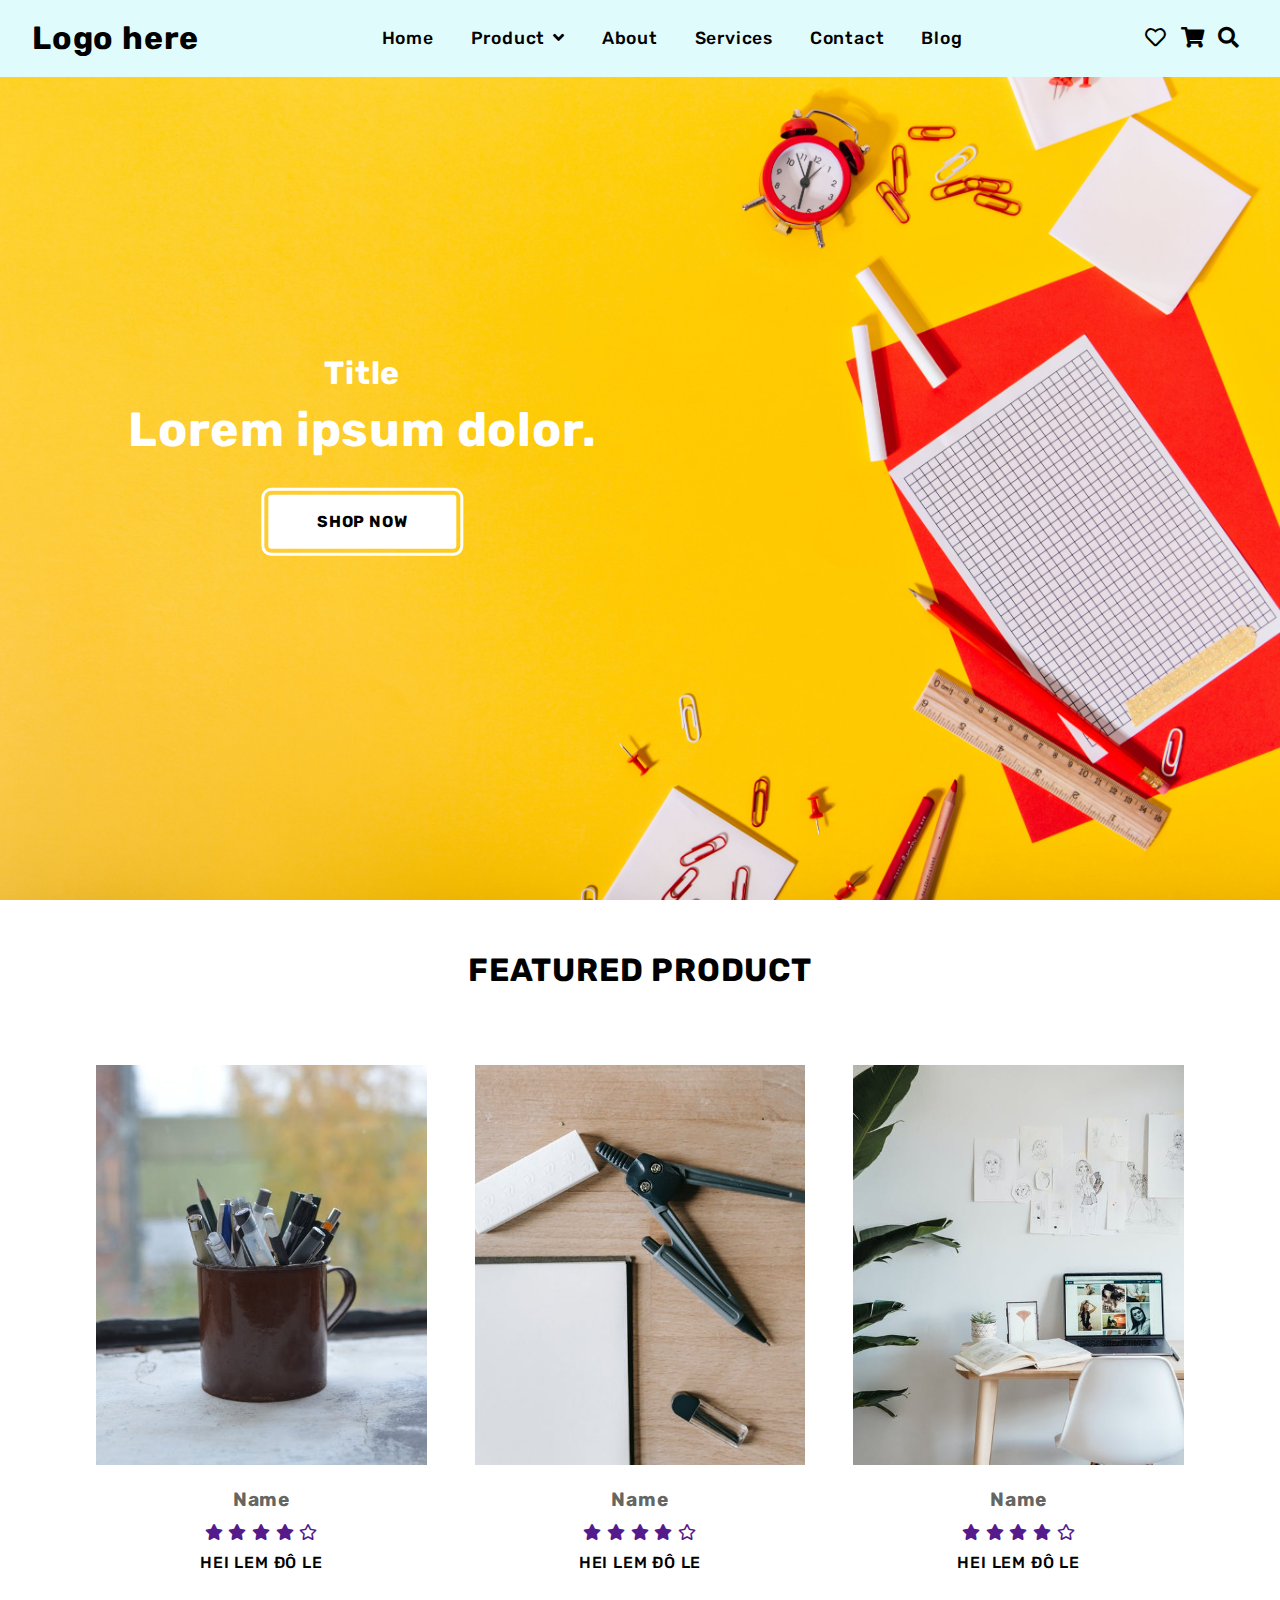
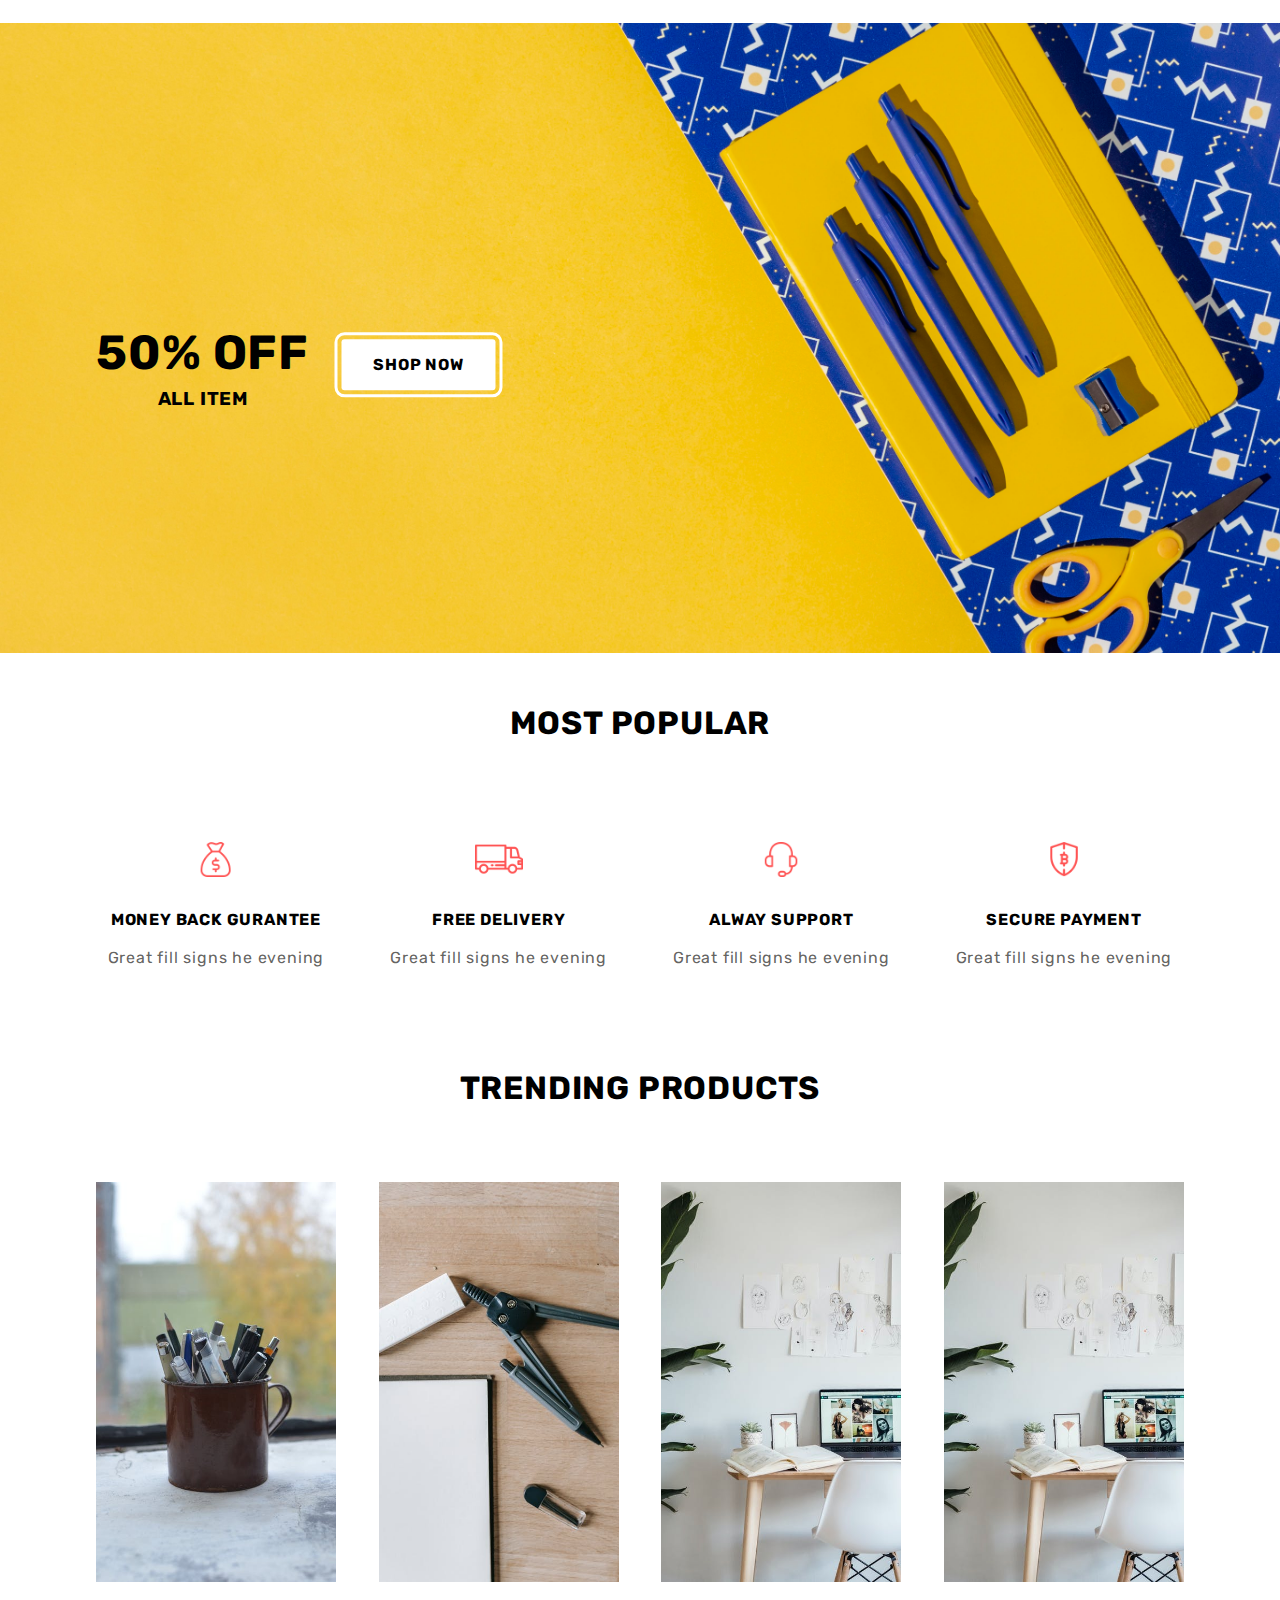
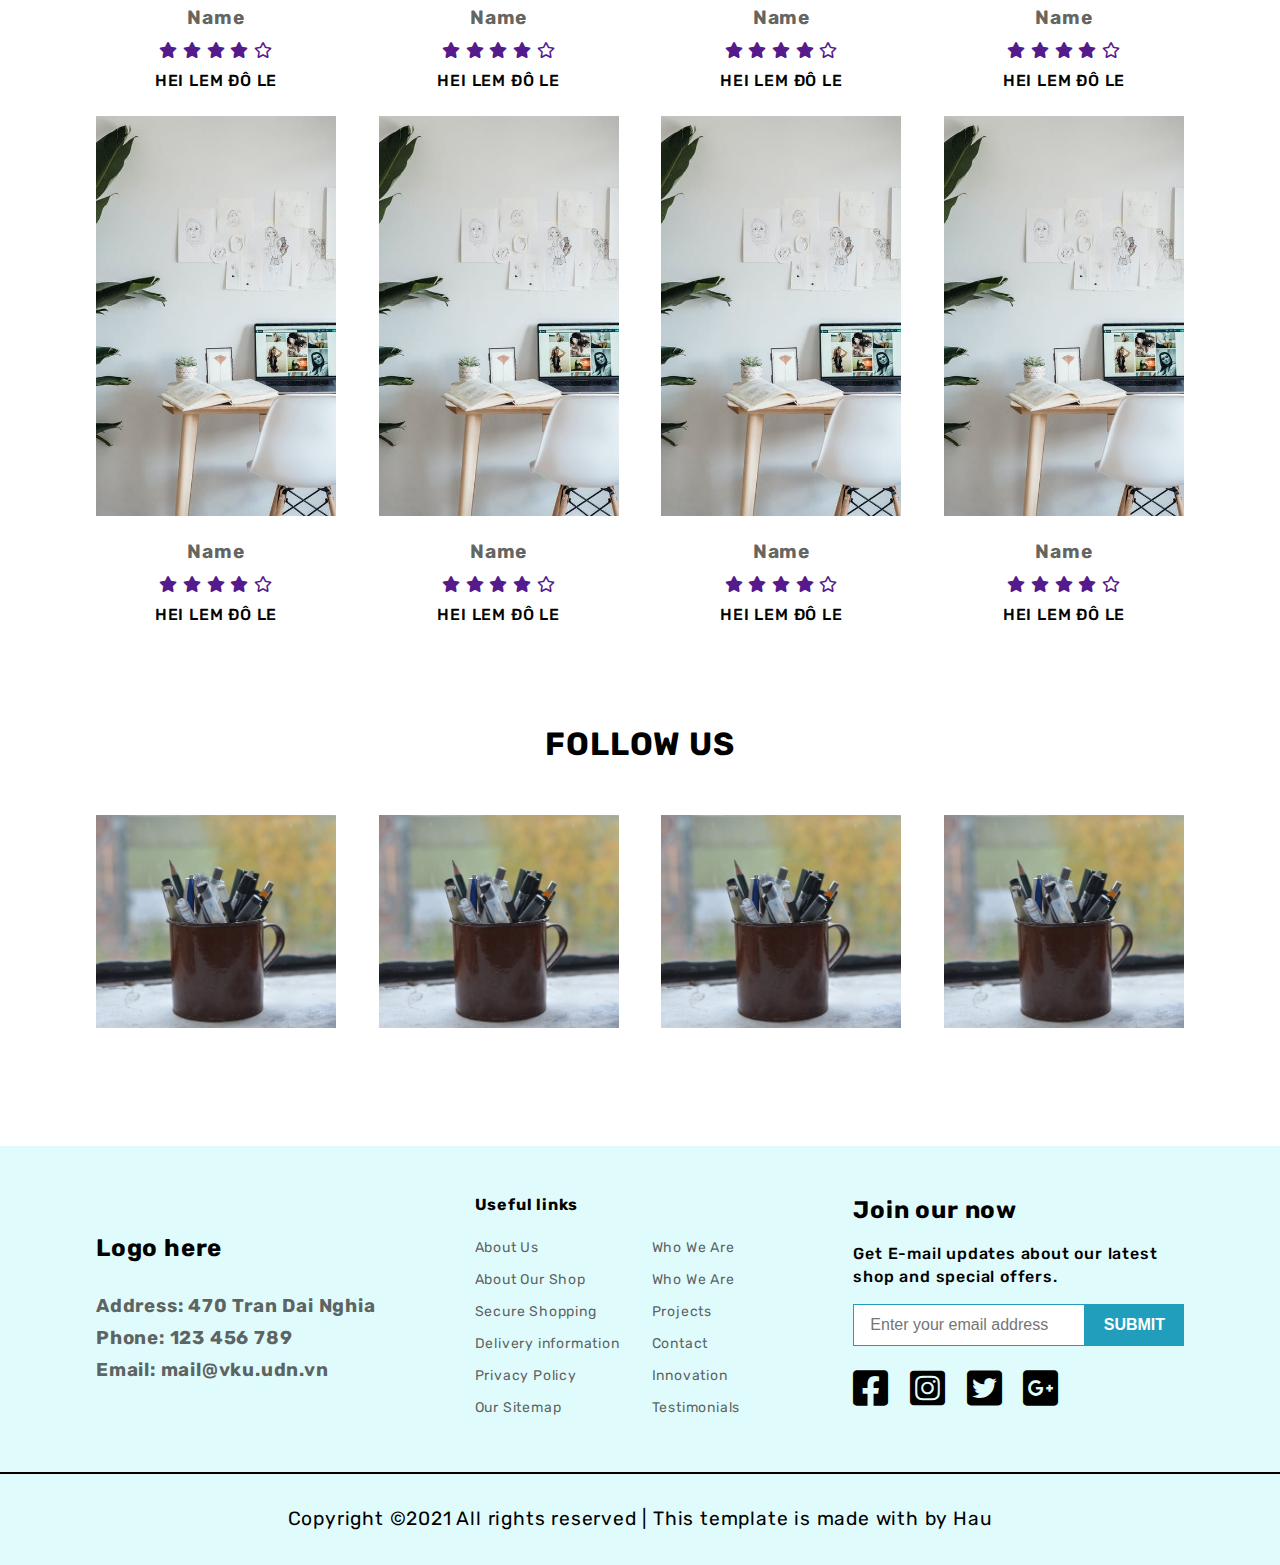
<file: index.html>
<!DOCTYPE html>
<html lang="en">

<head>
    <meta charset="UTF-8">
    <meta http-equiv="X-UA-Compatible" content="IE=edge">
    <meta name="viewport" content="width=device-width, initial-scale=1.0">
    <!-- Custom css -->
    <link rel="stylesheet" href="./assets/css/index.css">
    <!-- Font-awesome -->
    <link rel="stylesheet" href="./fontawesome-free-5.15.4-web/css/all.min.css">
    <title>Name Name Name</title>
</head>

<body>
    <!-- Header -->
    <header id="home">
        <!-- Navbar -->
        <nav class="navbar" id="navbar">
            <div class="nav-center">
                <!-- Logo -->
                <div class="nav-logo">
                    <h1>Logo here</h1>
                </div>
                <!-- End Logo -->
                <!-- Links -->
                <div class="nav-links">
                    <a href="#home" class="nav-link">home</a>
                    <a href="#product" class="nav-link nav-link-product">product <i class="fas fa-angle-down"
                            id="down"></i>
                        <ul class="sub-product-nav">
                            <li>Item1</li>
                            <li>Item2</li>
                            <li>Item3</li>
                            <li>Item4</li>
                        </ul>
                    </a>
                    <a href="#about" class="nav-link">about</a>
                    <a href="#services" class="nav-link">services</a>
                    <a href="#contact" class="nav-link">contact</a>
                    <a href="#blog" class="nav-link">blog</a>
                </div>
                <!-- End of Links -->
                <!-- Nav Icons -->
                <div class="nav-icons">
                    <button type="button" class="nav-toggle nav-icon" id="nav-toggle" aria-label="nav toggler">
                        <i class="fas fa-bars"></i>
                    </button>
                    <a href="#" target="_bland" class="nav-icon">
                        <i class="far fa-heart"></i>
                    </a>
                    <a href="#" target="_bland" class="nav-icon">
                        <i class="fas fa-shopping-cart"></i>
                    </a>
                    <a href="#" target="_bland" class="nav-icon">
                        <i class="fas fa-search"></i>
                    </a>
                </div>
                <!-- End of Nav Icons -->
            </div>
        </nav>
        <!-- End of Navbar -->
        <!-- Hero -->
        <div class="hero">
            <div class="hero-banner">
                <h3>Title</h3>
                <h1>Lorem ipsum dolor.</h1>
                <a href="#" class="main-button">SHOP NOW</a>
            </div>
        </div>
        <!-- End of Hero -->
    </header>
    <!-- End of Header -->
    <!-- Featured Product -->
    <section id="featured-products">
        <div class="title">
            Featured Product
        </div>
        <div class="products section-center">
            <div class="product-item product-item-3">
                <a href="#">
                    <img src="./assets/images/product-1.jpeg" alt="product-1" class="product-photo">
                </a>
                <div class="product-icon">
                    <a href="#"><i class="far fa-heart icon-love"></i></a>
                    <a href=""><i class="fas fa-shopping-cart icon-cart"></i></a>
                    <a href=""><i class="fas fa-search icon-search"></i></a>
                </div>
                <div class="product-info">
                    <h3 class="product-name">Name</h3>
                    <div class="product-star">
                        <a href=""><i class="fas fa-star"></i></a>
                        <a href=""><i class="fas fa-star"></i></a>
                        <a href=""><i class="fas fa-star"></i></a>
                        <a href=""><i class="fas fa-star"></i></a>
                        <a href=""><i class="far fa-star"></i></a>
                    </div>
                    <p class="product-price">Hei lem đô le</p>
                </div>
            </div>
            <div class="product-item product-item-3">
                <a href="#">
                    <img src="./assets/images/product-2.jpeg" alt="product-1" class="product-photo">
                </a>
                <div class="product-icon">
                    <a href="#"><i class="far fa-heart icon-love"></i></a>
                    <a href=""><i class="fas fa-shopping-cart icon-cart"></i></a>
                    <a href=""><i class="fas fa-search icon-search"></i></a>
                </div>
                <div class="product-info">
                    <h3 class="product-name">Name</h3>
                    <div class="product-star">
                        <a href=""><i class="fas fa-star"></i></a>
                        <a href=""><i class="fas fa-star"></i></a>
                        <a href=""><i class="fas fa-star"></i></a>
                        <a href=""><i class="fas fa-star"></i></a>
                        <a href=""><i class="far fa-star"></i></a>
                    </div>
                    <p class="product-price">Hei lem đô le</p>
                </div>
            </div>
            <div class="product-item product-item-3">
                <a href="#" class="product-img">
                    <img src="./assets/images/product-3.jpeg" alt="product-1" class="product-photo">
                </a>
                <div class="product-icon">
                    <a href="#"><i class="far fa-heart icon-love"></i></a>
                    <a href=""><i class="fas fa-shopping-cart icon-cart"></i></a>
                    <a href=""><i class="fas fa-search icon-search"></i></a>
                </div>
                <div class="product-info">
                    <h3 class="product-name">Name</h3>
                    <div class="product-star">
                        <a href=""><i class="fas fa-star"></i></a>
                        <a href=""><i class="fas fa-star"></i></a>
                        <a href=""><i class="fas fa-star"></i></a>
                        <a href=""><i class="fas fa-star"></i></a>
                        <a href=""><i class="far fa-star"></i></a>
                    </div>
                    <p class="product-price">Hei lem đô le</p>
                </div>
            </div>
        </div>
    </section>
    <!-- End of Featured Product -->
    <!-- Sale -->
    <section id="sale-banner">
        <div class="sale-hero">
            <div class="text">
                <h1>50% OFF</h1>
                <h3>ALL ITEM</h3>
            </div>
            <div class="button">
                <a href="#" class="main-button">SHOP NOW</a>
            </div>
        </div>
    </section>
    <!-- End of Sale -->
    <!-- Most Popular -->
    <section id="popular-products">
        <div class="title">
            Most Popular
        </div>
    </section>
    <!-- End of Most Popular -->
    <!-- Service -->
    <section id="services">
        <div class="services section-center">
            <div class="service-item">
                <img class="service-image" src="./assets/images/service1.png" alt="service-1">
                <h2 class="service-title">MONEY BACK GURANTEE</h2>
                <p class="service-description">Great fill signs he evening</p>
            </div>
            <div class="service-item">
                <img class="service-image" src="./assets/images/service2.png" alt="service-1">
                <h2 class="service-title">FREE DELIVERY</h2>
                <p class="service-description">Great fill signs he evening</p>
            </div>
            <div class="service-item">
                <img class="service-image" src="./assets/images/service3.png" alt="service-1">
                <h2 class="service-title">ALWAY SUPPORT</h2>
                <p class="service-description">Great fill signs he evening</p>
            </div>
            <div class="service-item">
                <img class="service-image" src="./assets/images/service4.png" alt="service-1">
                <h2 class="service-title">SECURE PAYMENT</h2>
                <p class="service-description">Great fill signs he evening</p>
            </div>
        </div>
    </section>
    <!-- End of Service -->
    <!-- Trending -->
    <section id="trending-products">
        <div class="title">
            Trending products
        </div>
        <div class="products section-center">
            <div class="product-item product-item-4">
                <a href="#">
                    <img src="./assets/images/product-1.jpeg" alt="product-1" class="product-photo">
                </a>
                <div class="product-icon">
                    <a href="#"><i class="far fa-heart icon-love"></i></a>
                    <a href=""><i class="fas fa-shopping-cart icon-cart"></i></a>
                    <a href=""><i class="fas fa-search icon-search"></i></a>
                </div>
                <div class="product-info">
                    <h3 class="product-name">Name</h3>
                    <div class="product-star">
                        <a href=""><i class="fas fa-star"></i></a>
                        <a href=""><i class="fas fa-star"></i></a>
                        <a href=""><i class="fas fa-star"></i></a>
                        <a href=""><i class="fas fa-star"></i></a>
                        <a href=""><i class="far fa-star"></i></a>
                    </div>
                    <p class="product-price">Hei lem đô le</p>
                </div>
            </div>
            <div class="product-item product-item-4">
                <a href="#">
                    <img src="./assets/images/product-2.jpeg" alt="product-1" class="product-photo">
                </a>
                <div class="product-icon">
                    <a href="#"><i class="far fa-heart icon-love"></i></a>
                    <a href=""><i class="fas fa-shopping-cart icon-cart"></i></a>
                    <a href=""><i class="fas fa-search icon-search"></i></a>
                </div>
                <div class="product-info">
                    <h3 class="product-name">Name</h3>
                    <div class="product-star">
                        <a href=""><i class="fas fa-star"></i></a>
                        <a href=""><i class="fas fa-star"></i></a>
                        <a href=""><i class="fas fa-star"></i></a>
                        <a href=""><i class="fas fa-star"></i></a>
                        <a href=""><i class="far fa-star"></i></a>
                    </div>
                    <p class="product-price">Hei lem đô le</p>
                </div>
            </div>
            <div class="product-item product-item-4">
                <a href="#" class="product-img">
                    <img src="./assets/images/product-3.jpeg" alt="product-1" class="product-photo">
                </a>
                <div class="product-icon">
                    <a href="#"><i class="far fa-heart icon-love"></i></a>
                    <a href=""><i class="fas fa-shopping-cart icon-cart"></i></a>
                    <a href=""><i class="fas fa-search icon-search"></i></a>
                </div>
                <div class="product-info">
                    <h3 class="product-name">Name</h3>
                    <div class="product-star">
                        <a href=""><i class="fas fa-star"></i></a>
                        <a href=""><i class="fas fa-star"></i></a>
                        <a href=""><i class="fas fa-star"></i></a>
                        <a href=""><i class="fas fa-star"></i></a>
                        <a href=""><i class="far fa-star"></i></a>
                    </div>
                    <p class="product-price">Hei lem đô le</p>
                </div>
            </div>
            <div class="product-item product-item-4">
                <a href="#" class="product-img">
                    <img src="./assets/images/product-3.jpeg" alt="product-1" class="product-photo">
                </a>
                <div class="product-icon">
                    <a href="#"><i class="far fa-heart icon-love"></i></a>
                    <a href=""><i class="fas fa-shopping-cart icon-cart"></i></a>
                    <a href=""><i class="fas fa-search icon-search"></i></a>
                </div>
                <div class="product-info">
                    <h3 class="product-name">Name</h3>
                    <div class="product-star">
                        <a href=""><i class="fas fa-star"></i></a>
                        <a href=""><i class="fas fa-star"></i></a>
                        <a href=""><i class="fas fa-star"></i></a>
                        <a href=""><i class="fas fa-star"></i></a>
                        <a href=""><i class="far fa-star"></i></a>
                    </div>
                    <p class="product-price">Hei lem đô le</p>
                </div>
            </div>
            <div class="product-item product-item-4">
                <a href="#" class="product-img">
                    <img src="./assets/images/product-3.jpeg" alt="product-1" class="product-photo">
                </a>
                <div class="product-icon">
                    <a href="#"><i class="far fa-heart icon-love"></i></a>
                    <a href=""><i class="fas fa-shopping-cart icon-cart"></i></a>
                    <a href=""><i class="fas fa-search icon-search"></i></a>
                </div>
                <div class="product-info">
                    <h3 class="product-name">Name</h3>
                    <div class="product-star">
                        <a href=""><i class="fas fa-star"></i></a>
                        <a href=""><i class="fas fa-star"></i></a>
                        <a href=""><i class="fas fa-star"></i></a>
                        <a href=""><i class="fas fa-star"></i></a>
                        <a href=""><i class="far fa-star"></i></a>
                    </div>
                    <p class="product-price">Hei lem đô le</p>
                </div>
            </div>
            <div class="product-item product-item-4">
                <a href="#" class="product-img">
                    <img src="./assets/images/product-3.jpeg" alt="product-1" class="product-photo">
                </a>
                <div class="product-icon">
                    <a href="#"><i class="far fa-heart icon-love"></i></a>
                    <a href=""><i class="fas fa-shopping-cart icon-cart"></i></a>
                    <a href=""><i class="fas fa-search icon-search"></i></a>
                </div>
                <div class="product-info">
                    <h3 class="product-name">Name</h3>
                    <div class="product-star">
                        <a href=""><i class="fas fa-star"></i></a>
                        <a href=""><i class="fas fa-star"></i></a>
                        <a href=""><i class="fas fa-star"></i></a>
                        <a href=""><i class="fas fa-star"></i></a>
                        <a href=""><i class="far fa-star"></i></a>
                    </div>
                    <p class="product-price">Hei lem đô le</p>
                </div>
            </div>
            <div class="product-item product-item-4">
                <a href="#" class="product-img">
                    <img src="./assets/images/product-3.jpeg" alt="product-1" class="product-photo">
                </a>
                <div class="product-icon">
                    <a href="#"><i class="far fa-heart icon-love"></i></a>
                    <a href=""><i class="fas fa-shopping-cart icon-cart"></i></a>
                    <a href=""><i class="fas fa-search icon-search"></i></a>
                </div>
                <div class="product-info">
                    <h3 class="product-name">Name</h3>
                    <div class="product-star">
                        <a href=""><i class="fas fa-star"></i></a>
                        <a href=""><i class="fas fa-star"></i></a>
                        <a href=""><i class="fas fa-star"></i></a>
                        <a href=""><i class="fas fa-star"></i></a>
                        <a href=""><i class="far fa-star"></i></a>
                    </div>
                    <p class="product-price">Hei lem đô le</p>
                </div>
            </div>
            <div class="product-item product-item-4">
                <a href="#" class="product-img">
                    <img src="./assets/images/product-3.jpeg" alt="product-1" class="product-photo">
                </a>
                <div class="product-icon">
                    <a href="#"><i class="far fa-heart icon-love"></i></a>
                    <a href=""><i class="fas fa-shopping-cart icon-cart"></i></a>
                    <a href=""><i class="fas fa-search icon-search"></i></a>
                </div>
                <div class="product-info">
                    <h3 class="product-name">Name</h3>
                    <div class="product-star">
                        <a href=""><i class="fas fa-star"></i></a>
                        <a href=""><i class="fas fa-star"></i></a>
                        <a href=""><i class="fas fa-star"></i></a>
                        <a href=""><i class="fas fa-star"></i></a>
                        <a href=""><i class="far fa-star"></i></a>
                    </div>
                    <p class="product-price">Hei lem đô le</p>
                </div>
            </div>
        </div>
    </section>
    <!-- End of Trending -->
    <!-- Follow us -->
    <section id="follow">
        <div class="title">
            follow us
        </div>
        <div class="follows section-center">
            <div class="follow-item">
                <a href="#">
                    <img src="./assets/images/product-1.jpeg" alt="product-1" class="follow-photo">
                    <i class="fab fa-instagram-square follow-icon"></i>
                </a>
            </div>
            <div class="follow-item">
                <a href="#">
                    <img src="./assets/images/product-1.jpeg" alt="product-1" class="follow-photo">
                    <i class="fab fa-instagram-square follow-icon"></i>
                </a>
            </div>
            <div class="follow-item">
                <a href="#">
                    <img src="./assets/images/product-1.jpeg" alt="product-1" class="follow-photo">
                    <i class="fab fa-instagram-square follow-icon"></i>
                </a>
            </div>
            <div class="follow-item">
                <a href="#">
                    <img src="./assets/images/product-1.jpeg" alt="product-1" class="follow-photo">
                    <i class="fab fa-instagram-square follow-icon"></i>
                </a>
            </div>
        </div>
    </section>
    <!-- End of Follow us -->
    <!-- Footer -->
    <footer id="footer">
        <div class="footer-top section-center">
            <div class="footer-info footer-item">
                <div class="logo">
                    <h2>Logo here</h1>
                </div>
                <div class="info">
                    <h3>Address: 470 Tran Dai Nghia</h3>
                    <h3>Phone: 123 456 789</h3>
                    <h3>Email: mail@vku.udn.vn</h3>
                </div>
            </div>
            <div class="footer-link footer-item">
                <h1>Useful links</h1>
                <div class="link">
                    <div class="link-item">
                        <a href="">About Us</a>
                        <a href="">About Our Shop</a>
                        <a href="">Secure Shopping</a>
                        <a href="">Delivery information</a>
                        <a href="">Privacy Policy</a>
                        <a href="">Our Sitemap</a>
                    </div>
                    <div class="link-item">
                        <a href="">Who We Are</a>
                        <a href="">Who We Are</a>
                        <a href="">Projects</a>
                        <a href="">Contact</a>
                        <a href="">Innovation</a>
                        <a href="">Testimonials</a>
                    </div>
                </div>
            </div>
            <div class="footer-mail footer-item">
                <h2>Join our now</h2>
                <h4>Get E-mail updates about our latest shop and special offers.</h4>
                <div class="input">
                    <input type="text" name="" id="" placeholder="Enter your email address">
                    <button type="submit">Submit</button>
                </div>
                <div class="social">
                    <a href=""><i class="fab fa-facebook-square"></i></a>
                    <a href=""><i class="fab fa-instagram-square"></i></a>
                    <a href=""><i class="fab fa-twitter-square"></i></a>
                    <a href=""><i class="fab fa-google-plus-square"></i></a>
                </div>
            </div>
        </div>
        <div class="footer-bottom">
            <p>Copyright ©2021 All rights reserved | This template is made with by Hau</p>
        </div>
    </footer>




    <script src="./assets/js/app.js"></script>
</body>

</html>
</file>
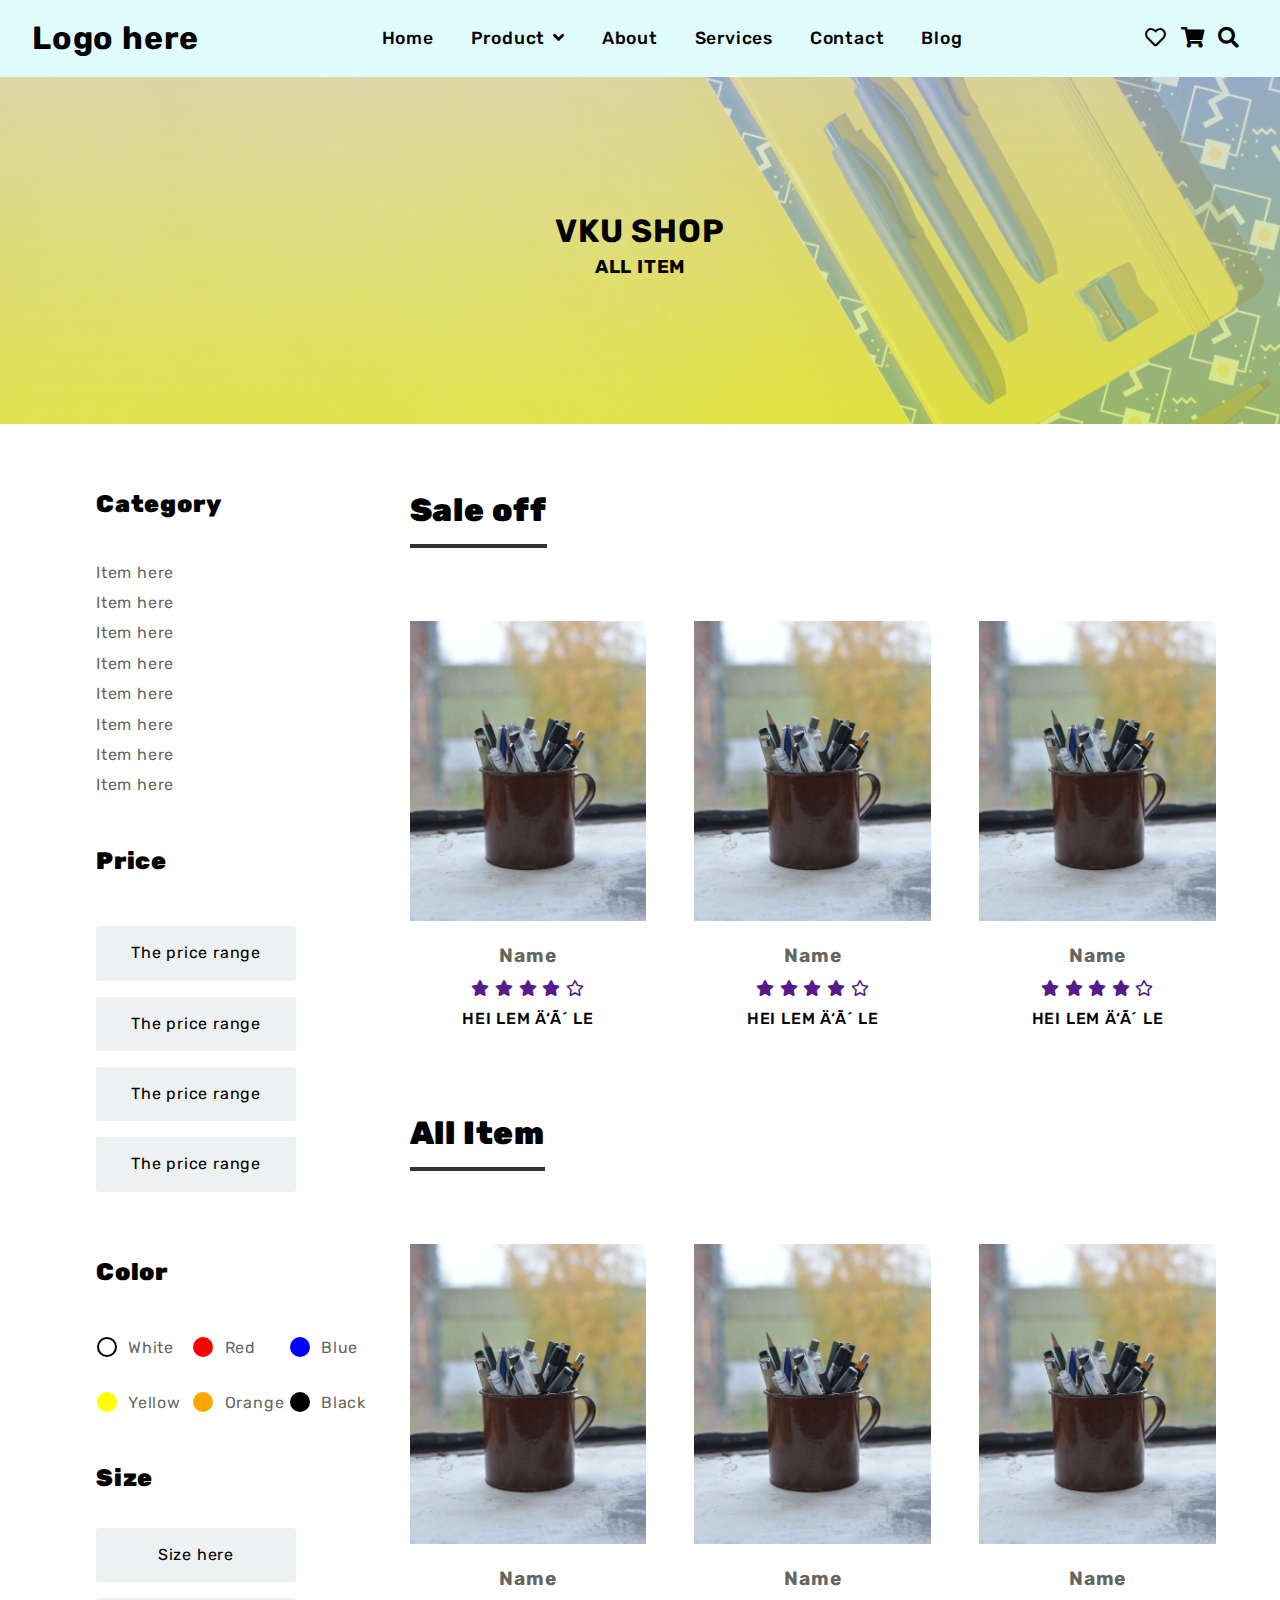
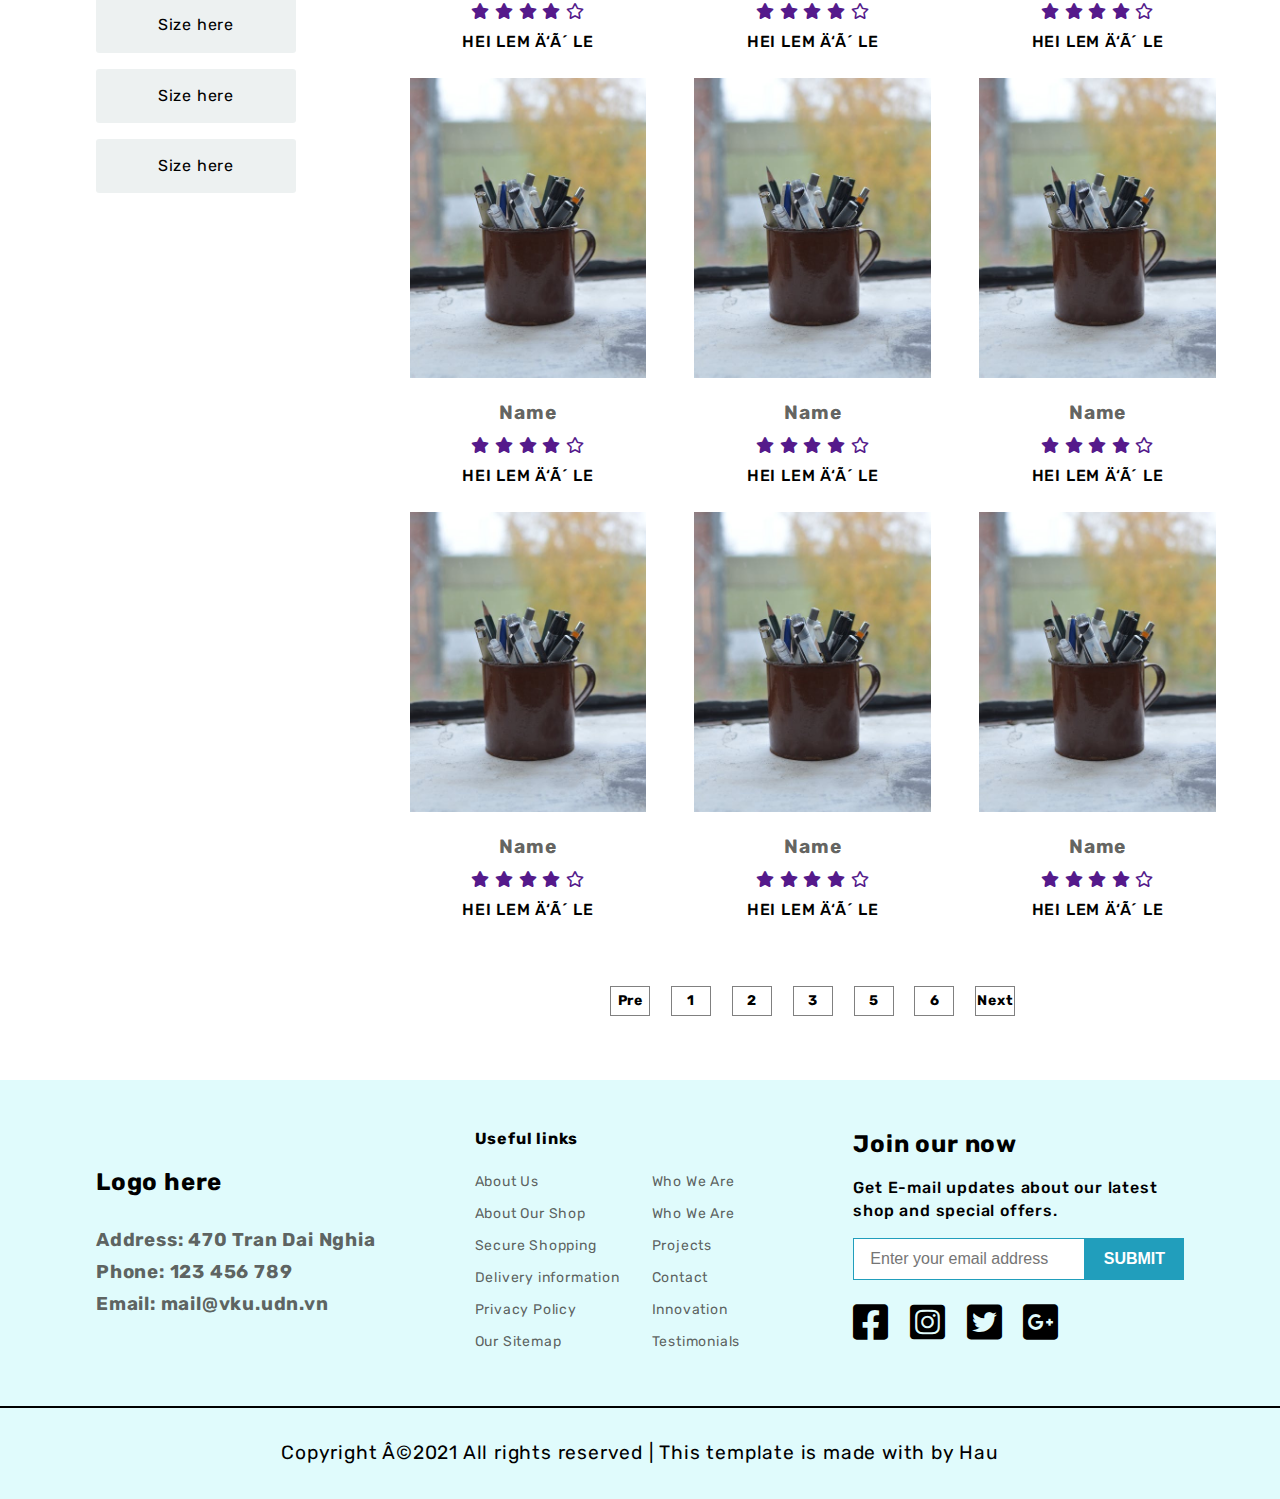
<file: allproduct.html>
<!DOCTYPE html>
<html lang="en">

<head>
    <meta charset="UTF-s8">
    <meta http-equiv="X-UA-Compatible" content="IE=edge">
    <meta name="viewport" content="width=device-width, initial-scale=1.0">
    <!-- Custom css -->
    <link rel="stylesheet" href="./assets/css/allproduct.css">
    <!-- Font-awesome -->
    <link rel="stylesheet" href="./fontawesome-free-5.15.4-web/css/all.min.css">
    <title>Name Name Name</title>
</head>

<body>
    <!-- Header -->
    <header id="home">
        <!-- Navbar -->
        <nav class="navbar" id="navbar">
            <div class="nav-center">
                <!-- Logo -->
                <div class="nav-logo">
                    <h1>Logo here</h1>
                </div>
                <!-- End Logo -->
                <!-- Links -->
                <div class="nav-links">
                    <a href="#home" class="nav-link">home</a>
                    <a href="#product" class="nav-link nav-link-product">product <i class="fas fa-angle-down"
                            id="down"></i>
                        <ul class="sub-product-nav">
                            <li>Item1</li>
                            <li>Item2</li>
                            <li>Item3</li>
                            <li>Item4</li>
                        </ul>
                    </a>
                    <a href="#about" class="nav-link">about</a>
                    <a href="#services" class="nav-link">services</a>
                    <a href="#contact" class="nav-link">contact</a>
                    <a href="#blog" class="nav-link">blog</a>
                </div>
                <!-- End of Links -->
                <!-- Nav Icons -->
                <div class="nav-icons">
                    <button type="button" class="nav-toggle nav-icon" id="nav-toggle" aria-label="nav toggler">
                        <i class="fas fa-bars"></i>
                    </button>
                    <a href="#" target="_bland" class="nav-icon">
                        <i class="far fa-heart"></i>
                    </a>
                    <a href="#" target="_bland" class="nav-icon">
                        <i class="fas fa-shopping-cart"></i>
                    </a>
                    <a href="#" target="_bland" class="nav-icon">
                        <i class="fas fa-search"></i>
                    </a>
                </div>
                <!-- End of Nav Icons -->
            </div>
        </nav>
        <!-- End of Navbar -->
        <!-- Hero -->
        <section id="shop-home">
            <div class="shop-hero">
                <div class="text">
                    <h1>VKU SHOP</h1>
                    <h3>ALL ITEM</h3>
                </div>
            </div>
        </section>
        <!-- End of Hero -->
    </header>
    <!-- End of Header -->
    <!-- All product -->
    <section id="all-products">
        <div class="products-left">
            <div class="left-cate">
                <div class="title">
                    <h2>Category</h2>
                </div>
                <div class="content">
                    <a href="#">Item here</a>
                    <a href="#">Item here</a>
                    <a href="#">Item here</a>
                    <a href="#">Item here</a>
                    <a href="#">Item here</a>
                    <a href="#">Item here</a>
                    <a href="#">Item here</a>
                    <a href="#">Item here</a>
                </div>
            </div>
            <div class="left-price">
                <div class="title">
                    <h2>Price</h2>
                </div>
                <div class="content">
                    <a href="#">The price range</a>
                    <a href="#">The price range</a>
                    <a href="#">The price range</a>
                    <a href="#">The price range</a>
                </div>
            </div>
            <div class="left-color">
                <div class="title">
                    <h2>Color</h2>
                </div>
                <div class="content">
                    <div class="color-content-white color-content">
                        <a href="#">White</a>
                    </div>
                    <div class="color-content-red color-content">
                        <a href="#">Red</a>
                    </div>
                    <div class="color-content-blue color-content">
                        <a href="#">Blue</a>
                    </div>
                    <div class="color-content-yellow color-content">
                        <a href="#">Yellow</a>
                    </div>
                    <div class="color-content-orange color-content">
                        <a href="#">Orange</a>
                    </div>
                    <div class="color-content color-content-black">
                        <a href="#">Black</a>
                    </div>
                </div>
            </div>
            <div class="left-size">
                <div class="title">
                    <h2>Size</h2>
                </div>
                <div class="content">
                    <a href="#">Size here</a>
                    <a href="#">Size here</a>
                    <a href="#">Size here</a>
                    <a href="#">Size here</a>
                </div>
            </div>
        </div>
        <div class="products-right">
            <div class="right-item">
                <h2>Sale off</h2>
                <div class="products">
                    <div class="product-item">
                        <a href="#">
                            <img src="./assets/images/product-1.jpeg" alt="product-1" class="product-photo">
                        </a>
                        <div class="product-icon">
                            <a href="#"><i class="far fa-heart icon-love"></i></a>
                            <a href=""><i class="fas fa-shopping-cart icon-cart"></i></a>
                            <a href=""><i class="fas fa-search icon-search"></i></a>
                        </div>
                        <div class="product-info">
                            <h3 class="product-name">Name</h3>
                            <div class="product-star">
                                <a href=""><i class="fas fa-star"></i></a>
                                <a href=""><i class="fas fa-star"></i></a>
                                <a href=""><i class="fas fa-star"></i></a>
                                <a href=""><i class="fas fa-star"></i></a>
                                <a href=""><i class="far fa-star"></i></a>
                            </div>
                            <p class="product-price">Hei lem đô le</p>
                        </div>
                    </div>
                    <div class="product-item">
                        <a href="#">
                            <img src="./assets/images/product-1.jpeg" alt="product-1" class="product-photo">
                        </a>
                        <div class="product-icon">
                            <a href="#"><i class="far fa-heart icon-love"></i></a>
                            <a href=""><i class="fas fa-shopping-cart icon-cart"></i></a>
                            <a href=""><i class="fas fa-search icon-search"></i></a>
                        </div>
                        <div class="product-info">
                            <h3 class="product-name">Name</h3>
                            <div class="product-star">
                                <a href=""><i class="fas fa-star"></i></a>
                                <a href=""><i class="fas fa-star"></i></a>
                                <a href=""><i class="fas fa-star"></i></a>
                                <a href=""><i class="fas fa-star"></i></a>
                                <a href=""><i class="far fa-star"></i></a>
                            </div>
                            <p class="product-price">Hei lem đô le</p>
                        </div>
                    </div>
                    <div class="product-item">
                        <a href="#">
                            <img src="./assets/images/product-1.jpeg" alt="product-1" class="product-photo">
                        </a>
                        <div class="product-icon">
                            <a href="#"><i class="far fa-heart icon-love"></i></a>
                            <a href=""><i class="fas fa-shopping-cart icon-cart"></i></a>
                            <a href=""><i class="fas fa-search icon-search"></i></a>
                        </div>
                        <div class="product-info">
                            <h3 class="product-name">Name</h3>
                            <div class="product-star">
                                <a href=""><i class="fas fa-star"></i></a>
                                <a href=""><i class="fas fa-star"></i></a>
                                <a href=""><i class="fas fa-star"></i></a>
                                <a href=""><i class="fas fa-star"></i></a>
                                <a href=""><i class="far fa-star"></i></a>
                            </div>
                            <p class="product-price">Hei lem đô le</p>
                        </div>
                    </div>
                </div>
            </div>
            <div class="right-item all-item">
                <h2>All Item</h2>
                <div class="products">
                    <div class="product-item">
                        <a href="#">
                            <img src="./assets/images/product-1.jpeg" alt="product-1" class="product-photo">
                        </a>
                        <div class="product-icon">
                            <a href="#"><i class="far fa-heart icon-love"></i></a>
                            <a href=""><i class="fas fa-shopping-cart icon-cart"></i></a>
                            <a href=""><i class="fas fa-search icon-search"></i></a>
                        </div>
                        <div class="product-info">
                            <h3 class="product-name">Name</h3>
                            <div class="product-star">
                                <a href=""><i class="fas fa-star"></i></a>
                                <a href=""><i class="fas fa-star"></i></a>
                                <a href=""><i class="fas fa-star"></i></a>
                                <a href=""><i class="fas fa-star"></i></a>
                                <a href=""><i class="far fa-star"></i></a>
                            </div>
                            <p class="product-price">Hei lem đô le</p>
                        </div>
                    </div>
                    <div class="product-item">
                        <a href="#">
                            <img src="./assets/images/product-1.jpeg" alt="product-1" class="product-photo">
                        </a>
                        <div class="product-icon">
                            <a href="#"><i class="far fa-heart icon-love"></i></a>
                            <a href=""><i class="fas fa-shopping-cart icon-cart"></i></a>
                            <a href=""><i class="fas fa-search icon-search"></i></a>
                        </div>
                        <div class="product-info">
                            <h3 class="product-name">Name</h3>
                            <div class="product-star">
                                <a href=""><i class="fas fa-star"></i></a>
                                <a href=""><i class="fas fa-star"></i></a>
                                <a href=""><i class="fas fa-star"></i></a>
                                <a href=""><i class="fas fa-star"></i></a>
                                <a href=""><i class="far fa-star"></i></a>
                            </div>
                            <p class="product-price">Hei lem đô le</p>
                        </div>
                    </div>
                    <div class="product-item">
                        <a href="#">
                            <img src="./assets/images/product-1.jpeg" alt="product-1" class="product-photo">
                        </a>
                        <div class="product-icon">
                            <a href="#"><i class="far fa-heart icon-love"></i></a>
                            <a href=""><i class="fas fa-shopping-cart icon-cart"></i></a>
                            <a href=""><i class="fas fa-search icon-search"></i></a>
                        </div>
                        <div class="product-info">
                            <h3 class="product-name">Name</h3>
                            <div class="product-star">
                                <a href=""><i class="fas fa-star"></i></a>
                                <a href=""><i class="fas fa-star"></i></a>
                                <a href=""><i class="fas fa-star"></i></a>
                                <a href=""><i class="fas fa-star"></i></a>
                                <a href=""><i class="far fa-star"></i></a>
                            </div>
                            <p class="product-price">Hei lem đô le</p>
                        </div>
                    </div>
                    <div class="product-item">
                        <a href="#">
                            <img src="./assets/images/product-1.jpeg" alt="product-1" class="product-photo">
                        </a>
                        <div class="product-icon">
                            <a href="#"><i class="far fa-heart icon-love"></i></a>
                            <a href=""><i class="fas fa-shopping-cart icon-cart"></i></a>
                            <a href=""><i class="fas fa-search icon-search"></i></a>
                        </div>
                        <div class="product-info">
                            <h3 class="product-name">Name</h3>
                            <div class="product-star">
                                <a href=""><i class="fas fa-star"></i></a>
                                <a href=""><i class="fas fa-star"></i></a>
                                <a href=""><i class="fas fa-star"></i></a>
                                <a href=""><i class="fas fa-star"></i></a>
                                <a href=""><i class="far fa-star"></i></a>
                            </div>
                            <p class="product-price">Hei lem đô le</p>
                        </div>
                    </div>
                    <div class="product-item">
                        <a href="#">
                            <img src="./assets/images/product-1.jpeg" alt="product-1" class="product-photo">
                        </a>
                        <div class="product-icon">
                            <a href="#"><i class="far fa-heart icon-love"></i></a>
                            <a href=""><i class="fas fa-shopping-cart icon-cart"></i></a>
                            <a href=""><i class="fas fa-search icon-search"></i></a>
                        </div>
                        <div class="product-info">
                            <h3 class="product-name">Name</h3>
                            <div class="product-star">
                                <a href=""><i class="fas fa-star"></i></a>
                                <a href=""><i class="fas fa-star"></i></a>
                                <a href=""><i class="fas fa-star"></i></a>
                                <a href=""><i class="fas fa-star"></i></a>
                                <a href=""><i class="far fa-star"></i></a>
                            </div>
                            <p class="product-price">Hei lem đô le</p>
                        </div>
                    </div>
                    <div class="product-item">
                        <a href="#">
                            <img src="./assets/images/product-1.jpeg" alt="product-1" class="product-photo">
                        </a>
                        <div class="product-icon">
                            <a href="#"><i class="far fa-heart icon-love"></i></a>
                            <a href=""><i class="fas fa-shopping-cart icon-cart"></i></a>
                            <a href=""><i class="fas fa-search icon-search"></i></a>
                        </div>
                        <div class="product-info">
                            <h3 class="product-name">Name</h3>
                            <div class="product-star">
                                <a href=""><i class="fas fa-star"></i></a>
                                <a href=""><i class="fas fa-star"></i></a>
                                <a href=""><i class="fas fa-star"></i></a>
                                <a href=""><i class="fas fa-star"></i></a>
                                <a href=""><i class="far fa-star"></i></a>
                            </div>
                            <p class="product-price">Hei lem đô le</p>
                        </div>
                    </div>
                    <div class="product-item">
                        <a href="#">
                            <img src="./assets/images/product-1.jpeg" alt="product-1" class="product-photo">
                        </a>
                        <div class="product-icon">
                            <a href="#"><i class="far fa-heart icon-love"></i></a>
                            <a href=""><i class="fas fa-shopping-cart icon-cart"></i></a>
                            <a href=""><i class="fas fa-search icon-search"></i></a>
                        </div>
                        <div class="product-info">
                            <h3 class="product-name">Name</h3>
                            <div class="product-star">
                                <a href=""><i class="fas fa-star"></i></a>
                                <a href=""><i class="fas fa-star"></i></a>
                                <a href=""><i class="fas fa-star"></i></a>
                                <a href=""><i class="fas fa-star"></i></a>
                                <a href=""><i class="far fa-star"></i></a>
                            </div>
                            <p class="product-price">Hei lem đô le</p>
                        </div>
                    </div>
                    <div class="product-item">
                        <a href="#">
                            <img src="./assets/images/product-1.jpeg" alt="product-1" class="product-photo">
                        </a>
                        <div class="product-icon">
                            <a href="#"><i class="far fa-heart icon-love"></i></a>
                            <a href=""><i class="fas fa-shopping-cart icon-cart"></i></a>
                            <a href=""><i class="fas fa-search icon-search"></i></a>
                        </div>
                        <div class="product-info">
                            <h3 class="product-name">Name</h3>
                            <div class="product-star">
                                <a href=""><i class="fas fa-star"></i></a>
                                <a href=""><i class="fas fa-star"></i></a>
                                <a href=""><i class="fas fa-star"></i></a>
                                <a href=""><i class="fas fa-star"></i></a>
                                <a href=""><i class="far fa-star"></i></a>
                            </div>
                            <p class="product-price">Hei lem đô le</p>
                        </div>
                    </div>
                    <div class="product-item">
                        <a href="#">
                            <img src="./assets/images/product-1.jpeg" alt="product-1" class="product-photo">
                        </a>
                        <div class="product-icon">
                            <a href="#"><i class="far fa-heart icon-love"></i></a>
                            <a href=""><i class="fas fa-shopping-cart icon-cart"></i></a>
                            <a href=""><i class="fas fa-search icon-search"></i></a>
                        </div>
                        <div class="product-info">
                            <h3 class="product-name">Name</h3>
                            <div class="product-star">
                                <a href=""><i class="fas fa-star"></i></a>
                                <a href=""><i class="fas fa-star"></i></a>
                                <a href=""><i class="fas fa-star"></i></a>
                                <a href=""><i class="fas fa-star"></i></a>
                                <a href=""><i class="far fa-star"></i></a>
                            </div>
                            <p class="product-price">Hei lem đô le</p>
                        </div>
                    </div>
                </div>
            </div>
            <div class="pagination">
                <a href="">Pre</a>
                <a href="">1</a>
                <a href="">2</a>
                <a href="">3</a>
                <a href="">5</a>
                <a href="">6</a>
                <a href="">Next</a>
            </div>
        </div>
    </section>
    <!-- End of All product -->
    <!-- Footer -->
    <footer id="footer">
        <div class="footer-top section-center">
            <div class="footer-info footer-item">
                <div class="logo">
                    <h2>Logo here</h1>
                </div>
                <div class="info">
                    <h3>Address: 470 Tran Dai Nghia</h3>
                    <h3>Phone: 123 456 789</h3>
                    <h3>Email: mail@vku.udn.vn</h3>
                </div>
            </div>
            <div class="footer-link footer-item">
                <h1>Useful links</h1>
                <div class="link">
                    <div class="link-item">
                        <a href="">About Us</a>
                        <a href="">About Our Shop</a>
                        <a href="">Secure Shopping</a>
                        <a href="">Delivery information</a>
                        <a href="">Privacy Policy</a>
                        <a href="">Our Sitemap</a>
                    </div>
                    <div class="link-item">
                        <a href="">Who We Are</a>
                        <a href="">Who We Are</a>
                        <a href="">Projects</a>
                        <a href="">Contact</a>
                        <a href="">Innovation</a>
                        <a href="">Testimonials</a>
                    </div>
                </div>
            </div>
            <div class="footer-mail footer-item">
                <h2>Join our now</h2>
                <h4>Get E-mail updates about our latest shop and special offers.</h4>
                <div class="input">
                    <input type="text" name="" id="" placeholder="Enter your email address">
                    <button type="submit">Submit</button>
                </div>
                <div class="social">
                    <a href=""><i class="fab fa-facebook-square"></i></a>
                    <a href=""><i class="fab fa-instagram-square"></i></a>
                    <a href=""><i class="fab fa-twitter-square"></i></a>
                    <a href=""><i class="fab fa-google-plus-square"></i></a>
                </div>
            </div>
        </div>
        <div class="footer-bottom">
            <p>Copyright ©2021 All rights reserved | This template is made with by Hau</p>
        </div>
    </footer>




    <script src="./assets/js/app.js"></script>
</body>

</html>
</file>
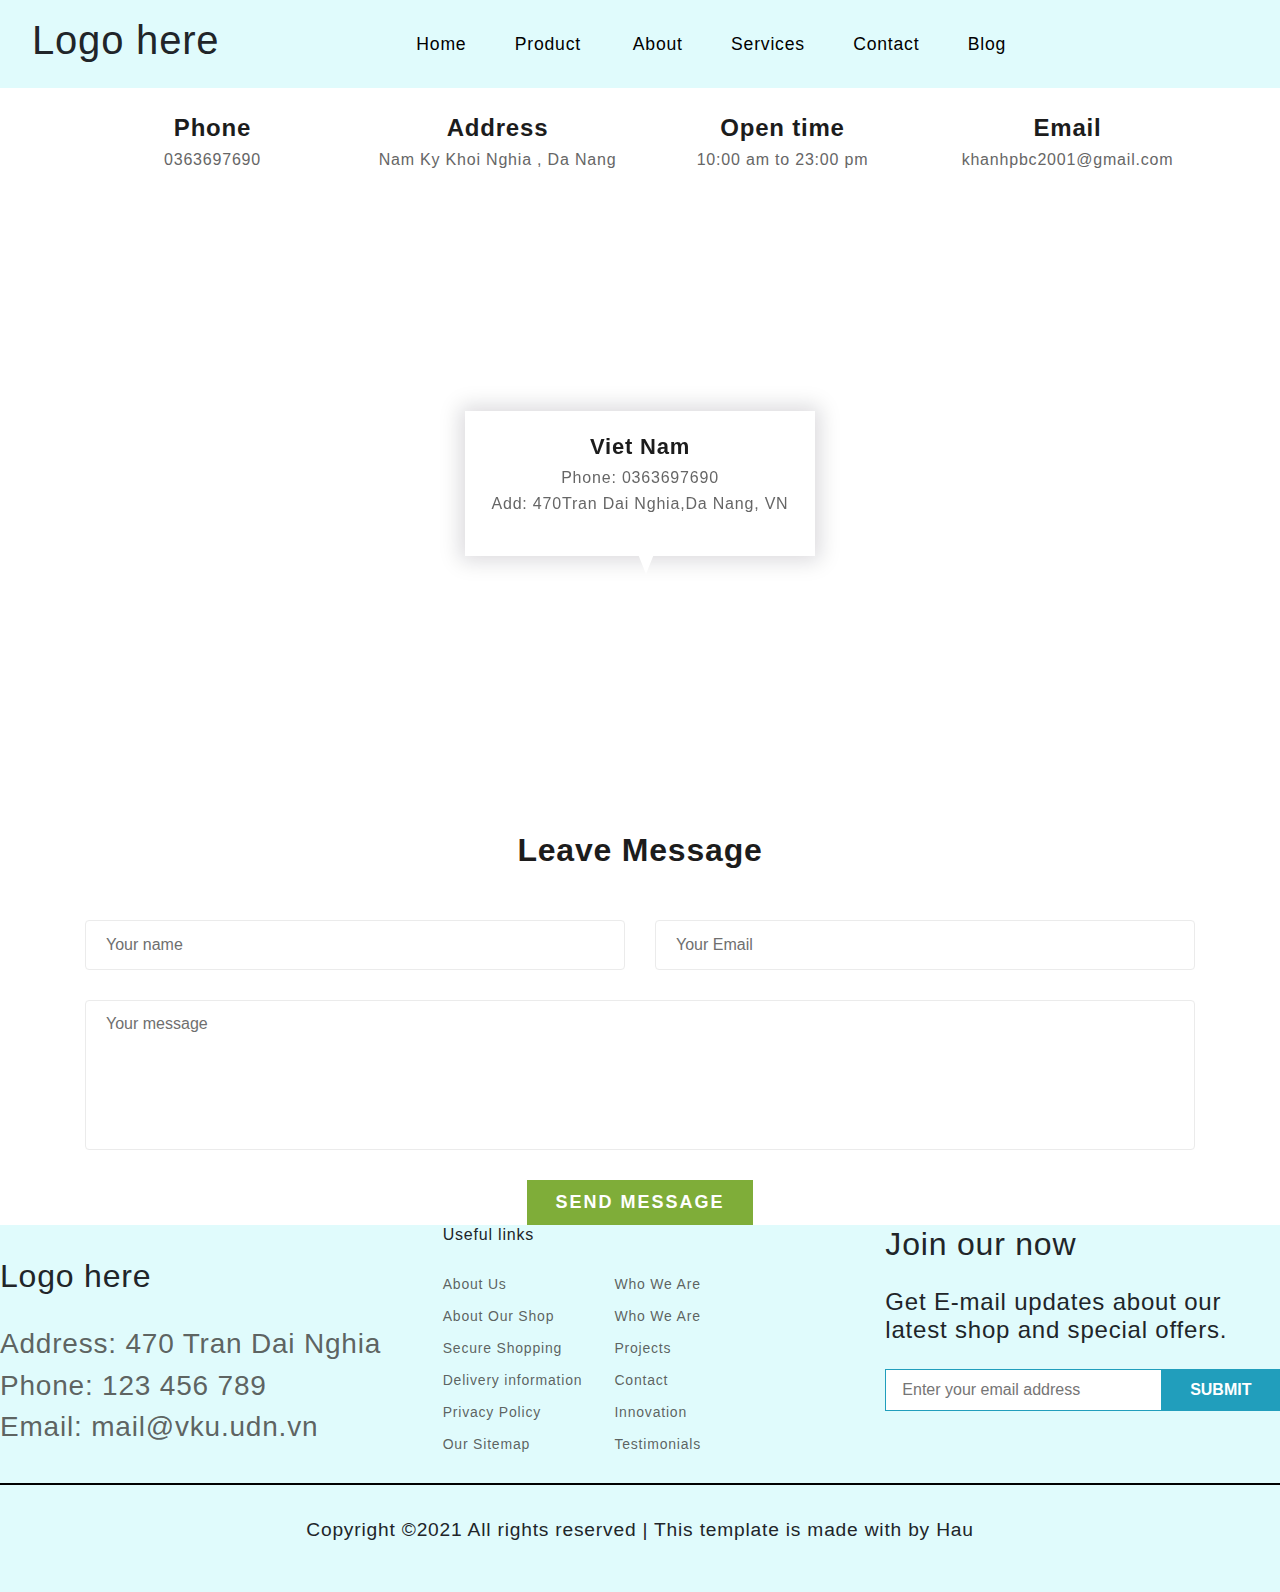
<file: contact.html>
<!DOCTYPE html>
<html lang="zxx">

<head>
    <meta charset="UTF-8">
    <meta name="description" content="Ogani Template">
    <meta name="keywords" content="Ogani, unica, creative, html">
    <meta name="viewport" content="width=device-width, initial-scale=1.0">
    <meta http-equiv="X-UA-Compatible" content="ie=edge">
    <link rel="stylesheet" href="https://use.fontawesome.com/releases/v5.15.4/css/all.css"
        integrity="sha384-DyZ88mC6Up2uqS4h/KRgHuoeGwBcD4Ng9SiP4dIRy0EXTlnuz47vAwmeGwVChigm" crossorigin="anonymous">
    <title>Contact</title>
    <link rel="stylesheet" href="./assets/bootstrap-4.0.0-dist/css/bootstrap.min.css" type="text/css">
    <link rel="stylesheet" href="./assets/css/contact.css" type="text/css">
</head>

<body>
    <!-- Header -->
    <header id="home">
        <!-- Navbar -->
        <nav class="navbar" id="navbar">
            <div class="nav-center">
                <!-- Logo -->
                <div class="nav-logo">
                    <h1>Logo here</h1>
                </div>
                <!-- End Logo -->
                <!-- Links -->
                <div class="nav-links">
                    <a href="#home" class="nav-link">home</a>
                    <a href="#product" class="nav-link nav-link-product">product <i class="fas fa-angle-down"
                            id="down"></i>
                        <ul class="sub-product-nav">
                            <li>Item1</li>
                            <li>Item2</li>
                            <li>Item3</li>
                            <li>Item4</li>
                        </ul>
                    </a>
                    <a href="#about" class="nav-link">about</a>
                    <a href="#services" class="nav-link">services</a>
                    <a href="#contact" class="nav-link">contact</a>
                    <a href="#blog" class="nav-link">blog</a>
                </div>
                <!-- End of Links -->
                <!-- Nav Icons -->
                <div class="nav-icons">
                    <button type="button" class="nav-toggle nav-icon" id="nav-toggle" aria-label="nav toggler">
                        <i class="fas fa-bars"></i>
                    </button>
                    <a href="#" target="_bland" class="nav-icon">
                        <i class="far fa-heart"></i>
                    </a>
                    <a href="#" target="_bland" class="nav-icon">
                        <i class="fas fa-shopping-cart"></i>
                    </a>
                    <a href="#" target="_bland" class="nav-icon">
                        <i class="fas fa-search"></i>
                    </a>
                </div>
                <!-- End of Nav Icons -->
            </div>
        </nav>
        <!-- End of Navbar -->
    <section class="contact spad">
        <div class="container">
            <div class="row">
                <div class="col-lg-3 col-md-3 col-sm-6 text-center">
                    <div class="contact_widget">
                        <span class="icon_phone"><i class="fas fa-phone-alt"></i></span>
                        <h4>Phone</h4>
                        <p>0363697690</p>
                    </div>
                </div>
                <div class="col-lg-3 col-md-3 col-sm-6 text-center">
                    <div class="contact_widget">
                        <span class="icon_pin_alt"><i class="fas fa-map-marker-alt"></i></span>
                        <h4>Address</h4>
                        <p>Nam Ky Khoi Nghia , Da Nang</p>
                    </div>
                </div>
                <div class="col-lg-3 col-md-3 col-sm-6 text-center">
                    <div class="contact_widget">
                        <span class="icon_clock_alt"><i class="fas fa-clock"></i></span>
                        <h4>Open time</h4>
                        <p>10:00 am to 23:00 pm</p>
                    </div>
                </div>
                <div class="col-lg-3 col-md-3 col-sm-6 text-center">
                    <div class="contact_widget">
                        <span class="icon_mail_alt"><i class="fas fa-clock"></i></span>
                        <h4>Email</h4>
                        <p>khanhpbc2001@gmail.com</p>
                    </div>
                </div>
            </div>
        </div>
    </section>
    <div class="map">
        <iframe
            src="https://www.google.com/maps/embed?pb=!1m18!1m12!1m3!1d3835.352980053067!2d108.25700081416895!3d15.995130345669642!2m3!1f0!2f0!3f0!3m2!1i1024!2i768!4f13.1!3m3!1m2!1s0x314210bfafecc3eb%3A0xd54d98c607d47e95!2zNDcwIFRyw6LMgG4gxJBhzKNpIE5naGnMg2EsIEhvw6AgSOG6o2ksIE5nxakgSMOgbmggU8ahbiwgxJDDoCBO4bq1bmcgNTUwMDAwLCBWaeG7h3QgTmFt!5e0!3m2!1svi!2s!4v1631089400015!5m2!1svi!2s"
            height="500" style="border:0;" allowfullscreen="" aria-hidden="false" tabindex="0"></iframe>
        <div class="map-inside">
            <i class="icon_pin"></i>
            <div class="inside-widget">
                <h4>Viet Nam</h4>
                <ul>
                    <li>Phone: 0363697690</li>
                    <li>Add: 470Tran Dai Nghia,Da Nang, VN</li>
                </ul>
            </div>
        </div>
    </div>
    <div class="contact-form">
        <div class="container">
            <div class="row">
                <div class="col-lg-12">
                    <div class="contact__form__title">
                        <h2>Leave Message</h2>
                    </div>
                </div>
            </div>
            <form action="#">
                <div class="row">
                    <div class="col-lg-6 col-md-6">
                        <input type="text" placeholder="Your name">
                    </div>
                    <div class="col-lg-6 col-md-6">
                        <input type="text" placeholder="Your Email">
                    </div>
                    <div class="col-lg-12 text-center">
                        <textarea placeholder="Your message"></textarea>
                        <button type="submit" class="site-btn">SEND MESSAGE</button>
                    </div>
                </div>
            </form>
        </div>
    </div>
     <!-- Footer -->
     <footer id="footer">
        <div class="footer-top section-center">
            <div class="footer-info footer-item">
                <div class="logo">
                    <h2>Logo here</h1>
                </div>
                <div class="info">
                    <h3>Address: 470 Tran Dai Nghia</h3>
                    <h3>Phone: 123 456 789</h3>
                    <h3>Email: mail@vku.udn.vn</h3>
                </div>
            </div>
            <div class="footer-link footer-item">
                <h1>Useful links</h1>
                <div class="link">
                    <div class="link-item">
                        <a href="">About Us</a>
                        <a href="">About Our Shop</a>
                        <a href="">Secure Shopping</a>
                        <a href="">Delivery information</a>
                        <a href="">Privacy Policy</a>
                        <a href="">Our Sitemap</a>
                    </div>
                    <div class="link-item">
                        <a href="">Who We Are</a>
                        <a href="">Who We Are</a>
                        <a href="">Projects</a>
                        <a href="">Contact</a>
                        <a href="">Innovation</a>
                        <a href="">Testimonials</a>
                    </div>
                </div>
            </div>
            <div class="footer-mail footer-item">
                <h2>Join our now</h2>
                <h4>Get E-mail updates about our latest shop and special offers.</h4>
                <div class="input">
                    <input type="text" name="" id="" placeholder="Enter your email address">
                    <button type="submit">Submit</button>
                </div>
                <div class="social">
                    <a href=""><i class="fab fa-facebook-square"></i></a>
                    <a href=""><i class="fab fa-instagram-square"></i></a>
                    <a href=""><i class="fab fa-twitter-square"></i></a>
                    <a href=""><i class="fab fa-google-plus-square"></i></a>
                </div>
            </div>
        </div>
        <div class="footer-bottom">
            <p>Copyright ©2021 All rights reserved | This template is made with by Hau</p>
        </div>
    </footer>

    <script src="./assets/bootstrap-4.0.0-dist/js/bootstrap.min.js"></script>
</body>

</html>
</file>
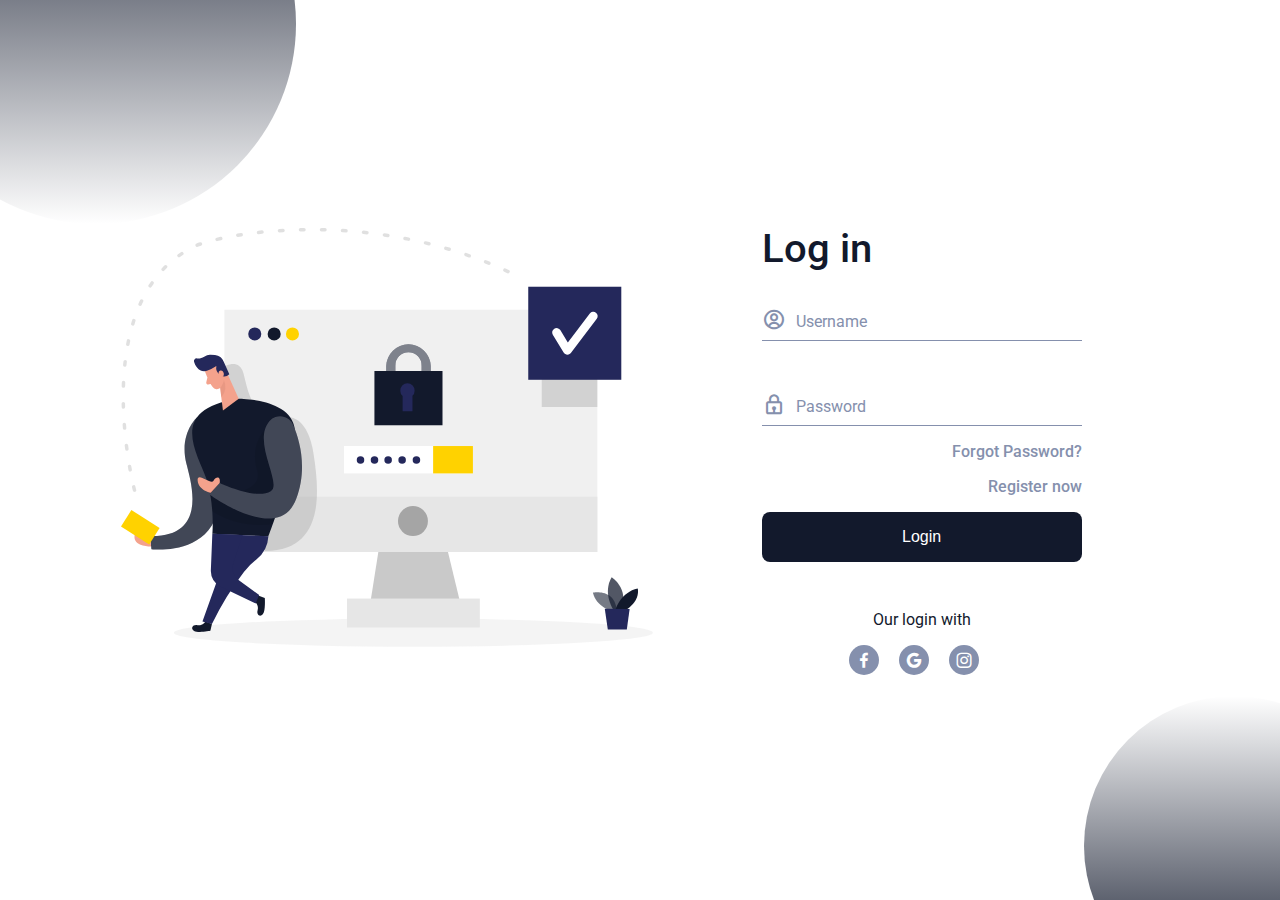
<file: login.html>
<!DOCTYPE html>
<html lang="en">

<head>
    <meta charset="UTF-8">
    <meta name="viewport" content="width=device-width, initial-scale=1.0">

    <!-- ===== CSS ===== -->
    <link rel="stylesheet" href="assets/css/login_register.css">

    <!-- ===== BOX ICONS ===== -->
    <link href='https://cdn.jsdelivr.net/npm/boxicons@2.0.5/css/boxicons.min.css' rel='stylesheet'>

    <title>Login form responsive</title>
</head>

<body>
    <div class="l-form">
        <div class="shape1"></div>
        <div class="shape2"></div>

        <div class="form">
            <img src="assets/images/authentication.svg" alt="" class="form__img">

            <form action="" class="form__content">
                <h1 class="form__title">Log in</h1>

                <div class="form__div form__div-one">
                    <div class="form__icon">
                        <i class='bx bx-user-circle'></i>
                    </div>

                    <div class="form__div-input">
                        <label for="" class="form__label">Username</label>
                        <input type="text" class="form__input" name="username">
                    </div>
                </div>

                <div class="form__div">
                    <div class="form__icon">
                        <i class='bx bx-lock'></i>
                    </div>

                    <div class="form__div-input">
                        <label for="" class="form__label">Password</label>
                        <input type="password" class="form__input" name="password">
                    </div>
                </div>
                <a href="#" class="form__forgot">Forgot Password?</a>
                <a href="register.html" class="form__forgot">Register now</a>

                <input type="submit" class="form__button" value="Login" name="btnlogin">

                <div class="form__social">
                    <span class="form__social-text">Our login with</span>

                    <a href="#" class="form__social-icon"><i class='bx bxl-facebook'></i></a>
                    <a href="#" class="form__social-icon"><i class='bx bxl-google'></i></a>
                    <a href="#" class="form__social-icon"><i class='bx bxl-instagram'></i></a>
                </div>
            </form>
        </div>

    </div>

    <!-- ===== MAIN JS ===== -->
    <script src="assets/js/main.js"></script>
</body>

</html>
</file>
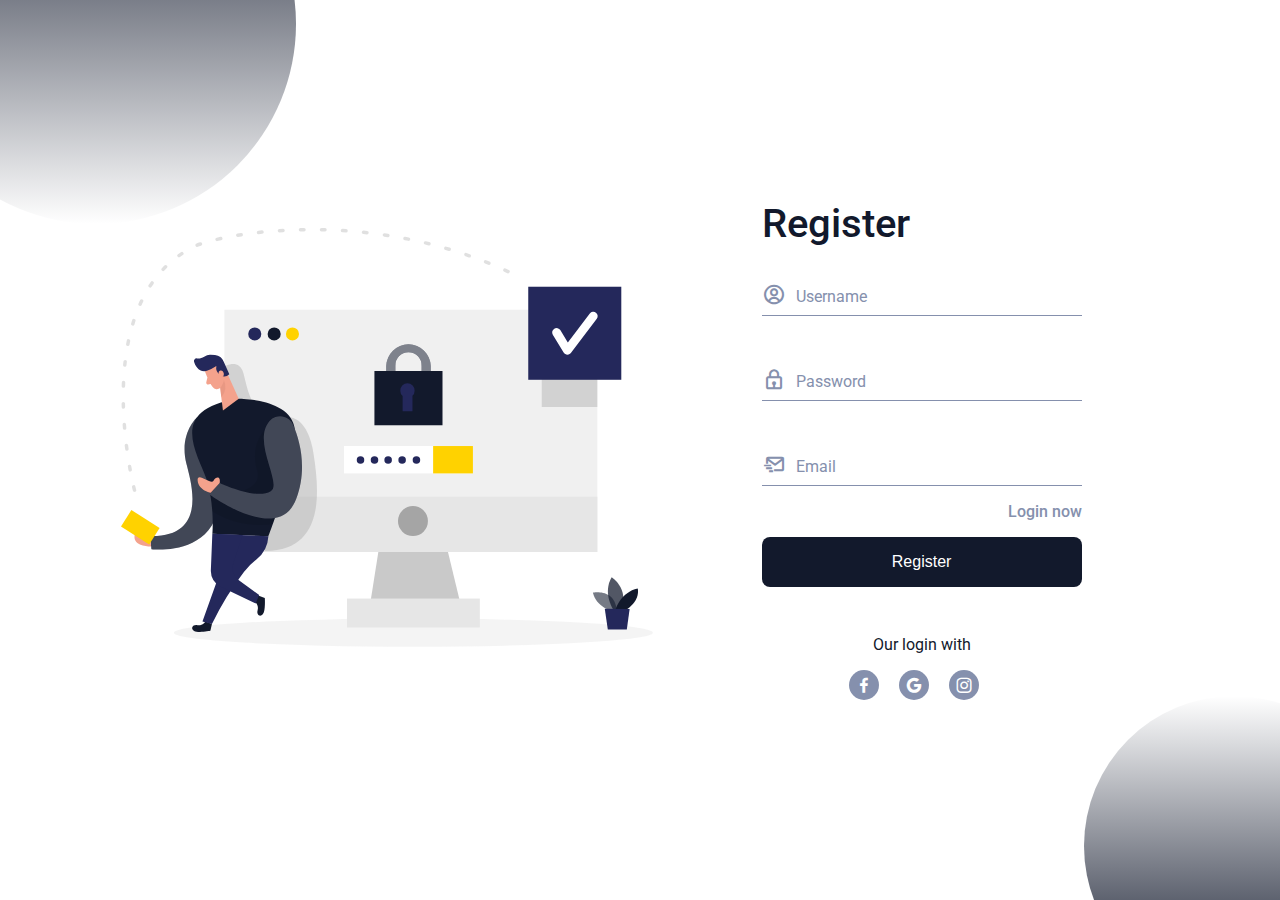
<file: register.html>
<!DOCTYPE html>
<html lang="en">

<head>
    <meta charset="UTF-8">
    <meta name="viewport" content="width=device-width, initial-scale=1.0">

    <!-- ===== CSS ===== -->
    <link rel="stylesheet" href="assets/css/login_register.css">

    <!-- ===== BOX ICONS ===== -->
    <link href='https://cdn.jsdelivr.net/npm/boxicons@2.0.5/css/boxicons.min.css' rel='stylesheet'>

    <title>Login form responsive</title>
</head>

<body>
    <div class="l-form">
        <div class="shape1"></div>
        <div class="shape2"></div>

        <div class="form">
            <img src="assets/images/authentication.svg" alt="" class="form__img">

            <form action="" class="form__content">
                <h1 class="form__title">Register</h1>

                <div class="form__div form__div-one">
                    <div class="form__icon">
                        <i class='bx bx-user-circle'></i>
                    </div>

                    <div class="form__div-input">
                        <label for="" class="form__label">Username</label>
                        <input type="text" class="form__input" name="username">
                    </div>
                </div>

                <div class="form__div form__div-one">
                    <div class="form__icon">
                        <i class='bx bx-lock'></i>
                    </div>

                    <div class="form__div-input">
                        <label for="" class="form__label">Password</label>
                        <input type="password" class="form__input" name="password">
                    </div>
                </div>
                <div class="form__div">
                    <div class="form__icon">
                        <i class='bx bx-mail-send'></i>
                    </div>

                    <div class="form__div-input">
                        <label for="" class="form__label">Email</label>
                        <input type="email" class="form__input" name="Email">
                    </div>
                </div>
                <a href="login.html" class="form__forgot"> Login now</a>
                <!-- <p class="form__forgot">Do not have an account <br><a href="">Register now</a></p> -->

                <input type="submit" class="form__button" value="Register" name="btnRegister">

                <div class="form__social">
                    <span class="form__social-text">Our login with</span>

                    <a href="#" class="form__social-icon"><i class='bx bxl-facebook'></i></a>
                    <a href="#" class="form__social-icon"><i class='bx bxl-google'></i></a>
                    <a href="#" class="form__social-icon"><i class='bx bxl-instagram'></i></a>
                </div>
            </form>
        </div>

    </div>

    <!-- ===== MAIN JS ===== -->
    <script src="assets/js/main.js"></script>
</body>

</html>
</file>
<file: assets/css/index.css>
@import url('https://fonts.googleapis.com/css2?family=Rubik&display=swap');


:root {
    --mainSpacing: 0.05rem;
    --primaryColor: #bde0fe;
    --darkBlue: #219ebc;
    --lightBlue: #e0fbfc;
    --mainWhite: #fff;
    --mainBlack: #000;
    --mainTransition: all 0.3s linear;
    --mainYellow: #faa307;
    --lightGray: rgba(58, 58, 55, 0.8);

}


*,
::before,
::after
{
    padding: 0;
    margin: 0;
    box-sizing: border-box;
}

body {
    font-family: 'Rubik', sans-serif;
    font-size: 1rem;
    line-height: 1.4;
    letter-spacing: var(--mainSpacing);
}

a {
    text-decoration: none;
}

/* Global */
.title {
    font-size: 2rem;
    font-weight: bold;
    text-transform: uppercase;
    text-align: center;
    padding-top: 3rem;
}

.main-button {
    padding: 1rem 2rem;
    outline: 0.2rem solid var(--mainWhite);
    outline-offset: 4px;
    border-radius: 3px;
    font-weight: bold;
    color: var(--mainBlack);
    background: var(--mainWhite);
    transition: var(--mainTransition);
}

.main-button:hover {
    outline-color: var(--mainBlack);
    background: var(--mainBlack);
    color: var(--mainWhite);
}

/* Section center */
.section-center {
    width: 85vw;
    margin: 3rem auto;
    max-width: 1170px;
}

/* Navbar */
.nav-center {
    position: fixed;
    top: 0;
    left:0;
    width: 100%;
    z-index:  1000;
    display: flex;
    padding: 1rem 2rem;
    justify-content: space-between;
    align-items: center;
    background: var(--lightBlue);
}
.nav-link {
    padding-top: 2rem;
    padding-bottom: 2rem;
    margin: 0 1rem;
    text-transform: capitalize;
    color: var(--mainBlack);
    font-size: 1.1rem;
    font-weight: 500;
    transition: var(--mainTransition);
}
#down {
    padding-left: .2rem;
}
.nav-link:hover {
    color: var(--darkBlue);
}
.nav-link:hover > ul {
    color: var(--mainBlack);
}
.nav-link-product {
    position: relative;
}
.nav-link-product:hover .sub-product-nav {
    opacity: 1;
    visibility: visible;
}
.sub-product-nav {
    opacity: 0;
    width: 300px;
    text-align:left;
    background: var(--lightBlue);
    list-style: none;
    position: absolute;
    left: -2rem;
    top: 4.5rem;
    z-index: 1000;
    visibility: hidden;
    transition: var(--mainTransition);
}
.sub-product-nav li {
    display: block;
    padding: 1rem 0 1rem 2rem;
    transition: var(--mainTransition);
}
.sub-product-nav li:hover {
    color: var(--darkBlue);
}

#nav-toggle {
    display: none;
}

.nav-icon {
    font-size: 1.3rem;
    margin-right: .5rem;
    color: var(--mainBlack);
    transition: var(--mainTransition);
}

.nav-icon:hover {
    color: var(--darkBlue);
}
/* End of Navbar */
/* Hero */

.hero {
    position: relative;
    height: calc(100vh);
    background: url("../images/banner.jpg") center/cover no-repeat fixed;
}
.hero-banner {
    text-align: center;
    position: absolute;
    left: 10%;
    top: 50%;
    transform: translateY(-50%);
    color: var(--mainWhite);
}
.hero-banner h3 {
    font-size: 2rem;
}
.hero-banner h1 {
    font-size: 3rem;
}
.hero-banner a {
    display: block;
    width: 40%;
    margin-top: 2rem;
    margin-left: 50%;
    transform: translateX(-50%);
}

/* End of Hero */
/* products */
.products{
    display: flex;
    flex-wrap: wrap;
    justify-content:space-between;
}
.product-item{
    padding-top: 1.5rem;
    position: relative;
    display: flex;
    flex-direction: column;
}
.product-item-3 {
    flex: 0 0 calc(33.33333% - 2rem);
}

.product-item-4 {
    flex: 0 0 calc(25% - 2rem);
}
.product-photo{
    width: 100%;
    height: 400px;
    object-fit: cover;
}
.product-icon{
    display: flex;
    position: absolute;
    bottom: 20%;
    left: 50%;
    transform: translateX(-50%);
}

.product-icon i {
    transform: translateY(80px);
    color: var(--mainWhite);
    padding: 1rem;
    margin-left: .5rem;
    background: var(--mainYellow);
    border-radius: 2rem;
    cursor: pointer;
    opacity: 0;
    transform: rotate(180deg);
}
.product-icon i:hover {
    background: var(--mainBlack);
}
.icon-love {
    transition: all 0.5s ease-in-out;
}
.icon-cart {
    transition: all 0.6s ease-in-out;
}
.icon-search {
    transition: all 0.7s ease-in-out;
}

.product-item:hover .product-icon i {
    opacity: 1;
    transform: translateY(-60px);
}
.product-info{
    display: flex;
    flex-direction: column;
    justify-content: center;
    align-items: center;
    padding-top: 1rem;
}
.product-star {
    padding: 0.5rem 0;
}
.product-price{
    color: var(--mainBlack);
    text-transform: uppercase;
    font-weight: 500;
}

.product-name {
    font-size: 1.2rem;
    color: var(--lightGray);
}


/* End of products */
/* Sale Banner */
#sale-banner{
    position: relative;
    height: 70vh;
    background: url("../images/sale-banner.jpg") center/cover no-repeat;
}
.sale-hero{
    padding-left: 5rem;
    display: flex;
    flex-wrap: wrap;
    justify-content:space-between;
    align-items:center;
    text-align: center;
    position:absolute;
    top: 50%;
    left: 20%;
    transform: translate(-50%,-20%);
}
#sale-banner .button {
    /* position: absolute;
    width: 200%;
    left: 100%;
    bottom: 50%;
    transform: translateY(50%); */
    margin-left: 2rem;
}
.sale-hero .text {
    display: flex;
    flex-direction: column;
}
.sale-hero .text h1 {
    font-size: 3rem;
}
/* End of Sale Banner */
/* Services */
.services{
    padding-top: 3rem;
    display: flex;
    flex-wrap: wrap;
    justify-content: space-between;
}

.service-item{
    flex: 0 0 calc(25% - 2rem);
    text-align: center;
    display: flex;
    flex-direction: column;
    align-items: center;
}
.service-image {
    display: block;
    width: 20%;
}
.service-title{
    font-size: 1rem;
    padding-top: 2rem;
    padding-bottom: 1rem;
}
.service-description{
    color: var(--lightGray);
    margin-top: auto;
}

/* End of Services */
/* Follow */
.follows{
    display: flex;
    justify-content: space-between;
    flex-wrap: wrap;
}

.follow-item{
    flex: 0 0 calc(25% - 2rem);
}

.follow-item a {
    position: relative;
    display: block;
    height: calc(50% + 2rem);
}

.follow-photo {
    display: block;
    width: 100%;
    height: 100%;
    object-fit: cover;
}

.follow-item a:before {
    content: '';
    width: 100%;
    height: calc(100% - 1rem);
    top: 1rem ;
    left: 0;
    position: absolute;
    background-color: rgba(58, 58, 55, 0.6);
    opacity: 0;
    visibility: hidden;
    transition: var(--mainTransition);
}

.follow-icon {
    position: absolute;
    top: 50%;
    left: 50%;
    transform: translate(-50%, -50%);
    font-size: 2rem;
    color: var(--mainWhite);
    opacity: 0;
    transition: var(--mainTransition);
}

.follow-item a:hover:before {
    top:0;
    opacity: 1;
    height: 100%;
    visibility: visible;
}
.follow-item a:hover .follow-icon {
    opacity: 1;
}
/* End of Follow */
/* Footer */
#footer {
    margin-top: -5rem;
    background: var(--lightBlue);
    display: flex;
    flex-direction: column;
}

.footer-item {
    flex: 0 0 calc(33.3333% - 2rem);
}

.footer-item h1 {
    font-size: 1rem;
}

.footer-top{
    display: flex;
    justify-content: space-between;
    flex-wrap: wrap;
}
.footer-info{
    align-self: center;
}
.footer-info .logo{
    padding-bottom: 1.5rem;
}
.footer-info .info{
    font-size: 1rem;
    line-height: 2rem;
    color: var(--lightGray);
}
.footer-link{
    display: flex;
    flex-direction: column;
}

.footer-link .link {
    display: flex;
}

.footer-link .link .link-item {
    display: flex;
    flex-direction: column;
    justify-content:space-between;
    padding-top: 1rem;
    margin-right: 2rem;
}
.footer-link .link .link-item  a {
    color: var(--lightGray);
    font-size: 14px;
    line-height: 2rem;
}

.footer-mail{
    display: flex;
    flex-direction: column;
}
.footer-mail h2 {
    padding-bottom: 1rem;
}
.footer-mail h4 {
    font-weight: 500;
    padding-bottom: 1rem;
}
.footer-mail .input{
    width: 100%;
    display: flex;
}
.footer-mail .input input {
    flex: 0 0 70%;
    outline: none;
    border: 1px solid var(--darkBlue);
    padding-left: 1rem;
    font-size: 1rem;
    line-height: 2.5rem;
}
.footer-mail .input button {
    flex: 0 0 30%;
    outline: none;
    border: none;
    background-color: var(--darkBlue);
    color: var(--mainWhite);
    font-weight: 700;
    font-size: 1rem;
    text-transform: uppercase;
}
.footer-mail .social{
    padding-top: 1rem;
}
.footer-mail .social a {
    color: var(--mainBlack);
    font-size: 2.5rem;
    margin-right: 1rem;
    transition: var(--mainTransition);
}

.footer-mail .social a:hover {
    color: var(--darkBlue);
}

.footer-bottom {
    padding: 2rem 3rem;
    border-top: 2px solid var(--mainBlack);
    text-align: center;
}
.footer-bottom p {
    font-size: 1.2rem;
}
/* End of Footer */
</file>
<file: assets/css/allproduct.css>
@import url('https://fonts.googleapis.com/css2?family=Rubik&display=swap');


:root {
    --mainSpacing: 0.05rem;
    --primaryColor: #bde0fe;
    --darkBlue: #219ebc;
    --lightBlue: #e0fbfc;
    --mainWhite: #fff;
    --mainBlack: #000;
    --mainTransition: all 0.3s linear;
    --mainYellow: #faa307;
    --lightGray: rgba(58, 58, 55, 0.8);

}
*,
::before,
::after
{
    padding: 0;
    margin: 0;
    box-sizing: border-box;
}

body {
    font-family: 'Rubik', sans-serif;
    font-size: 1rem;
    line-height: 1.4;
    letter-spacing: var(--mainSpacing);
}

a {
    text-decoration: none;
}

/* Start Page All Product */
#shop-home {
    position: relative;
    height: 40vh;
    margin-top: 64px;
    background: linear-gradient(rgba(210, 219, 219, 0.7), rgba(217, 240, 89, 0.7)),url("../images/sale-banner.jpg") center/cover no-repeat;
}
#shop-home .text {
    position: absolute;
    top: 50%;
    left: 50%;
    transform: translate(-50%, -50%);
    text-align:center;
}
/* Navbar */
.nav-center {
    position: fixed;
    top: 0;
    left:0;
    width: 100%;
    z-index:  1000;
    display: flex;
    padding: 1rem 2rem;
    justify-content: space-between;
    align-items: center;
    background: var(--lightBlue);
}
.nav-link {
    padding-top: 2rem;
    padding-bottom: 2rem;
    margin: 0 1rem;
    text-transform: capitalize;
    color: var(--mainBlack);
    font-size: 1.1rem;
    font-weight: 500;
    transition: var(--mainTransition);
}
#down {
    padding-left: .2rem;
}
.nav-link:hover {
    color: var(--darkBlue);
}
.nav-link:hover > ul {
    color: var(--mainBlack);
}
.nav-link-product {
    position: relative;
}
.nav-link-product:hover .sub-product-nav {
    opacity: 1;
    visibility: visible;
}
.sub-product-nav {
    opacity: 0;
    width: 300px;
    text-align:left;
    background: var(--lightBlue);
    list-style: none;
    position: absolute;
    left: -2rem;
    top: 4.5rem;
    z-index: 1000;
    visibility: hidden;
    transition: var(--mainTransition);
}
.sub-product-nav li {
    display: block;
    padding: 1rem 0 1rem 2rem;
    transition: var(--mainTransition);
}
.sub-product-nav li:hover {
    color: var(--darkBlue);
}

#nav-toggle {
    display: none;
}

.nav-icon {
    font-size: 1.3rem;
    margin-right: .5rem;
    color: var(--mainBlack);
    transition: var(--mainTransition);
}

.nav-icon:hover {
    color: var(--darkBlue);
}
/* End of Navbar */
/* All products */
#all-products {
    display: flex;
    flex-wrap: wrap;
    padding: 4rem;
}

.products-left {
    flex: 0 0 calc(30%);
    background: var(--mainWhite);
}

.products-right {
    flex: 0 0 70%;
}

#all-products .title h2{
    font-weight: 1000;
    padding-bottom: 3rem;
}

/* Product Left Side */
.products-left {
    padding-left: 2rem;
}
.left-cate .content {
    display: flex;
    flex-direction: column;
    margin-top: -1rem;
}
.left-cate .content a {
    padding-top: .5rem;
    color: var(--lightGray);
    font-size: 1rem;
}

.left-price {
    padding-top: 3rem;
}

.left-price .content {
    display:  flex;
    flex-direction: column;
}

.left-size .content a,
.left-price .content a {
    max-width: 200px;
    padding: 1rem;
    text-align: center;
    color: var(--mainBlack);
    background: rgba(210, 219, 219, 0.4);
    margin-bottom: 1rem;
    border-radius: 3px;
}
.left-color{
    padding-top: 3rem;
}

.left-color .content {
    display: grid;
    grid-template-columns: repeat(3, 1fr);
    gap: 2rem 0.5rem;
    padding-left: 2rem;
}

.left-color .content .color-content a{
    position: relative;
    display: block;
    color: var(--lightGray);
}
.left-color .content .color-content a:before {
    content: "";
    position: absolute;
    width: 20px;
    height: 20px;
    top:0;
    right: 100px;
    border-radius: 20px;
}

.color-content.color-content-black a:before {
    background: black;
}
.color-content.color-content-blue a:before {
    background: blue;
}
.color-content.color-content-red a:before {
    background: red;
}
.color-content.color-content-yellow a:before {
    background: yellow;
}
.color-content.color-content-orange a:before {
    background: orange;
}
.color-content.color-content-white a:before {
    background: inherit;
    border: 2px solid black;
}

.left-size {
    padding-top: 3rem;
}

.left-size .content {
    display: flex;
    flex-direction: column;
    margin-top: -1rem;
}
/* End of Product Left Side */
/* Product Right Side */
.right-item h2{
    position: relative;
    font-weight: 1000;
    font-size: 2rem;
    display: inline-block;
}

.right-item h2::after {
    position: absolute;
    left: 0;
    bottom: -15px;
    right: 0;
    height: 4px;
    width: 100%;
    background: #333;
    content: "";
}

.right-item .products {
    padding-top: 4rem;
    display: flex;
    justify-content: space-between;
    flex-wrap: wrap;
}
.product-item{
    padding-top: 1.5rem;
    position: relative;
    display: flex;
    flex-direction: column;
    flex-wrap: wrap;
    flex: 0 0 calc(33.33333% - 2rem);
}
.product-photo{
    width: 100%;
    height: 300px;
    object-fit: cover;
}
.product-icon{
    display: flex;
    position: absolute;
    bottom: 20%;
    left: 50%;
    transform: translateX(-50%);
}

.product-icon i {
    transform: translateY(80px);
    color: var(--mainWhite);
    padding: 1rem;
    margin-left: .5rem;
    background: var(--mainYellow);
    border-radius: 2rem;
    cursor: pointer;
    opacity: 0;
    transform: rotate(180deg);
}
.product-icon i:hover {
    background: var(--mainBlack);
}
.icon-love {
    transition: all 0.5s ease-in-out;
}
.icon-cart {
    transition: all 0.6s ease-in-out;
}
.icon-search {
    transition: all 0.7s ease-in-out;
}

.product-item:hover .product-icon i {
    opacity: 1;
    transform: translateY(-60px);
}
.product-info{
    display: flex;
    flex-direction: column;
    justify-content: center;
    align-items: center;
    padding-top: 1rem;
}
.product-star {
    padding: 0.5rem 0;
}
.product-price{
    color: var(--mainBlack);
    text-transform: uppercase;
    font-weight: 500;
}

.product-name {
    font-size: 1.2rem;
    color: var(--lightGray);
}
.all-item {
    margin-top: 5rem;
}

.pagination {
    margin-top: 4rem;
    margin-right: -1rem;
    text-align: center;
}

.pagination a {
    display: inline-block;
    word-wrap: break-word;
    width: 40px;
    height: 30px;
    outline:none;
    border: 1px solid gray;
    font-size: 14px;
    color: var(--mainBlack);
    font-weight: 700;
    line-height: 28px;
    text-align: center;
    margin-right: 1rem;
    transition: var(--mainTransition);
}

.pagination a:hover {
    color: var(--darkBlue);
    background: var(--primaryColor);
    border-color: var(--primaryColor);
}
/* End of Product Right Side */
/* Footer */
.section-center {
    width: 85vw;
    margin: 3rem auto;
    max-width: 1170px;
}

#footer {
    background: var(--lightBlue);
    display: flex;
    flex-direction: column;
}

.footer-item {
    flex: 0 0 calc(33.3333% - 2rem);
}

.footer-item h1 {
    font-size: 1rem;
}

.footer-top{
    display: flex;
    justify-content: space-between;
    flex-wrap: wrap;
}
.footer-info{
    align-self: center;
}
.footer-info .logo{
    padding-bottom: 1.5rem;
}
.footer-info .info{
    font-size: 1rem;
    line-height: 2rem;
    color: var(--lightGray);
}
.footer-link{
    display: flex;
    flex-direction: column;
}

.footer-link .link {
    display: flex;
}

.footer-link .link .link-item {
    display: flex;
    flex-direction: column;
    justify-content:space-between;
    padding-top: 1rem;
    margin-right: 2rem;
}
.footer-link .link .link-item  a {
    color: var(--lightGray);
    font-size: 14px;
    line-height: 2rem;
}

.footer-mail{
    display: flex;
    flex-direction: column;
}
.footer-mail h2 {
    padding-bottom: 1rem;
}
.footer-mail h4 {
    font-weight: 500;
    padding-bottom: 1rem;
}
.footer-mail .input{
    width: 100%;
    display: flex;
}
.footer-mail .input input {
    flex: 0 0 70%;
    outline: none;
    border: 1px solid var(--darkBlue);
    padding-left: 1rem;
    font-size: 1rem;
    line-height: 2.5rem;
}
.footer-mail .input button {
    flex: 0 0 30%;
    outline: none;
    border: none;
    background-color: var(--darkBlue);
    color: var(--mainWhite);
    font-weight: 700;
    font-size: 1rem;
    text-transform: uppercase;
}
.footer-mail .social{
    padding-top: 1rem;
}
.footer-mail .social a {
    color: var(--mainBlack);
    font-size: 2.5rem;
    margin-right: 1rem;
    transition: var(--mainTransition);
}

.footer-mail .social a:hover {
    color: var(--darkBlue);
}

.footer-bottom {
    padding: 2rem 3rem;
    border-top: 2px solid var(--mainBlack);
    text-align: center;
}
.footer-bottom p {
    font-size: 1.2rem;
}
/* End of Footer */
</file>
<file: assets/css/contact.css>
/* Navbar */

:root {
    --mainSpacing: 0.05rem;
    --primaryColor: #bde0fe;
    --darkBlue: #219ebc;
    --lightBlue: #e0fbfc;
    --mainWhite: #fff;
    --mainBlack: #000;
    --mainTransition: all 0.3s linear;
    --mainYellow: #faa307;
    --lightGray: rgba(58, 58, 55, 0.8);

}
*,
::before,
::after
{
    padding: 0;
    margin: 0;
    box-sizing: border-box;
}
body {
    font-family: 'Rubik', sans-serif;
    font-size: 1rem;
    line-height: 1.4;
    letter-spacing: var(--mainSpacing);
}

a {
    text-decoration: none;
}
.hero {
    position: relative;
    height: calc(100vh);
    background: url("../images/banner.jpg") center/cover no-repeat fixed;
}
.hero-banner {
    text-align: center;
    position: absolute;
    left: 10%;
    top: 50%;
    transform: translateY(-50%);
    color: var(--mainWhite);
}
.hero-banner h3 {
    font-size: 2rem;
}
.hero-banner h1 {
    font-size: 3rem;
}
.hero-banner a {
    display: block;
    width: 40%;
    margin-top: 2rem;
    margin-left: 50%;
    transform: translateX(-50%);
}

.nav-center {
    position: fixed;
    top: 0;
    left: 0;
    width: 100%;
    z-index: 1000;
    display: flex;
    padding: 1rem 2rem;
    justify-content: space-between;
    align-items: center;
    background: var(--lightBlue);
}

.nav-link {
    padding-top: 2rem;
    padding-bottom: 2rem;
    margin: 0 1rem;
    text-transform: capitalize;
    color: var(--mainBlack);
    font-size: 1.1rem;
    font-weight: 500;
    transition: var(--mainTransition);
    width: 120px;
    height: 40px;
    line-height: 40px;
    margin-left: -5px;
    text-align: center;
    display: inline;
}

#down {
    padding-left: .2rem;
}

.nav-link:hover {
    color: var(--darkBlue);
}

.nav-link:hover>ul {
    color: var(--mainBlack);
}

.nav-link-product {
    position: relative;
}

.nav-link-product:hover .sub-product-nav {
    opacity: 1;
    visibility: visible;
}

.sub-product-nav {
    opacity: 0;
    width: 300px;
    text-align: left;
    background: var(--lightBlue);
    list-style: none;
    position: absolute;
    left: -2rem;
    top: 4.5rem;
    z-index: 1000;
    visibility: hidden;
    transition: var(--mainTransition);
}

.sub-product-nav li {
    display: block;
    padding: 1rem 0 1rem 2rem;
    transition: var(--mainTransition);
}

.sub-product-nav li:hover {
    color: var(--darkBlue);
}

#nav-toggle {
    display: none;
}

.nav-icon {
    font-size: 1.3rem;
    margin-right: .5rem;
    color: var(--mainBlack);
    transition: var(--mainTransition);
}

.nav-icon:hover {
    color: var(--darkBlue);
}
/* End of Navbar */
.contact {
	padding-top: 80px;
	padding-bottom: 50px;
}

.contact_widget {
	margin-bottom: 30px;
}

.contact_widget span {
	font-size: 36px;
	color: #7fad39;
}

.contact_widget h4 {
	color: #1c1c1c;
	font-weight: 700;
	margin-bottom: 6px;
	margin-top: 18px;
}

.contact_widget p {
	color: #666666;
	margin-bottom: 0;
}
.map {
	height: 500px;
	position: relative;
}

.map iframe {
	width: 100%;
}

.map .map-inside {
	position: absolute;
	left: 50%;
	top: 160px;
	-webkit-transform: translateX(-175px);
	-ms-transform: translateX(-175px);
	transform: translateX(-175px);
}

.map .map-inside i {
	font-size: 48px;
	color: #7fad39;
	position: absolute;
	bottom: -75px;
	left: 50%;
	-webkit-transform: translateX(-18px);
	-ms-transform: translateX(-18px);
	transform: translateX(-18px);
}

.map .map-inside .inside-widget {
	width: 350px;
	background: #ffffff;
	text-align: center;
	padding: 23px 0;
	position: relative;
	z-index: 1;
	-webkit-box-shadow: 0 0 20px 5px rgba(12, 7, 26, 0.15);
	box-shadow: 0 0 20px 5px rgba(12, 7, 26, 0.15);
}

.map .map-inside .inside-widget:after {
	position: absolute;
	left: 50%;
	bottom: -30px;
	-webkit-transform: translateX(-6px);
	-ms-transform: translateX(-6px);
	transform: translateX(-6px);
	border: 12px solid transparent;
	border-top: 30px solid #ffffff;
	content: "";
	z-index: -1;
}

.map .map-inside .inside-widget h4 {
	font-size: 22px;
	font-weight: 700;
	color: #1c1c1c;
	margin-bottom: 4px;
}

.map .map-inside .inside-widget ul li {
	list-style: none;
	font-size: 16px;
	color: #666666;
	line-height: 26px;
}
.contact__form__title {
	margin-bottom: 50px;
	text-align: center;
}

.contact__form__title h2 {
	color: #1c1c1c;
	font-weight: 700;
}

.contact-form {
	padding-top: 80px;
	padding-bottom: 80px;
}

.contact-form form input {
	width: 100%;
	height: 50px;
	font-size: 16px;
	color: #6f6f6f;
	padding-left: 20px;
	margin-bottom: 30px;
	border: 1px solid #ebebeb;
	border-radius: 4px;
}

.contact-form form input::placeholder {
	color: #6f6f6f;
}

.contact-form form textarea {
	width: 100%;
	height: 150px;
	font-size: 16px;
	color: #6f6f6f;
	padding-left: 20px;
	margin-bottom: 24px;
	border: 1px solid #ebebeb;
	border-radius: 4px;
	padding-top: 12px;
	resize: none;
}

.contact-form form textarea::placeholder {
	color: #6f6f6f;
}

.contact-form form button {
	font-size: 18px;
	letter-spacing: 2px;
}
.site-btn{
	border: none;
    display: inline-block;
    font-size: 14px;
    padding: 10px 28px 10px;
    color: #ffffff;
    text-transform: uppercase;
    font-weight: 700;
    background: #7fad39;
    letter-spacing: 2px
}
/* Footer */
#footer {
    margin-top: -5rem;
    background: var(--lightBlue);
    display: flex;
    flex-direction: column;
}

.footer-item {
    flex: 0 0 calc(33.3333% - 2rem);
}

.footer-item h1 {
    font-size: 1rem;
}

.footer-top{
    display: flex;
    justify-content: space-between;
    flex-wrap: wrap;
}
.footer-info{
    align-self: center;
}
.footer-info .logo{
    padding-bottom: 1.5rem;
}
.footer-info .info{
    font-size: 1rem;
    line-height: 2rem;
    color: var(--lightGray);
}
.footer-link{
    display: flex;
    flex-direction: column;
}

.footer-link .link {
    display: flex;
}

.footer-link .link .link-item {
    display: flex;
    flex-direction: column;
    justify-content:space-between;
    padding-top: 1rem;
    margin-right: 2rem;
}
.footer-link .link .link-item  a {
    color: var(--lightGray);
    font-size: 14px;
    line-height: 2rem;
}

.footer-mail{
    display: flex;
    flex-direction: column;
}
.footer-mail h2 {
    padding-bottom: 1rem;
}
.footer-mail h4 {
    font-weight: 500;
    padding-bottom: 1rem;
}
.footer-mail .input{
    width: 100%;
    display: flex;
}
.footer-mail .input input {
    flex: 0 0 70%;
    outline: none;
    border: 1px solid var(--darkBlue);
    padding-left: 1rem;
    font-size: 1rem;
    line-height: 2.5rem;
}
.footer-mail .input button {
    flex: 0 0 30%;
    outline: none;
    border: none;
    background-color: var(--darkBlue);
    color: var(--mainWhite);
    font-weight: 700;
    font-size: 1rem;
    text-transform: uppercase;
}
.footer-mail .social{
    padding-top: 1rem;
}
.footer-mail .social a {
    color: var(--mainBlack);
    font-size: 2.5rem;
    margin-right: 1rem;
    transition: var(--mainTransition);
}

.footer-mail .social a:hover {
    color: var(--darkBlue);
}

.footer-bottom {
    padding: 2rem 3rem;
    border-top: 2px solid var(--mainBlack);
    text-align: center;
}
.footer-bottom p {
    font-size: 1.2rem;
}
/* End of Footer */
</file>
<file: assets/css/login_register.css>
/*===== GOOGLE FONTS =====*/

@import url("https://fonts.googleapis.com/css2?family=Roboto:wght@400;500&display=swap");

/*===== VARIABLES CSS =====*/


/*=== Colores ===*/

:root {
    --first-color: #12192C;
    --text-color: #8590AD;
}


/*=== Fuente y tipografia ===*/

:root {
    --body-font: 'Roboto', sans-serif;
    --big-font-size: 2rem;
    --normal-font-size: 0.938rem;
    --smaller-font-size: 0.875rem;
}

@media screen and (min-width: 768px) {
     :root {
        --big-font-size: 2.5rem;
        --normal-font-size: 1rem;
    }
}


/*===== BASE =====*/

*,
::before,
::after {
    box-sizing: border-box;
}

body {
    margin: 0;
    padding: 0;
    font-family: var(--body-font);
    color: var(--first-color);
}

h1 {
    margin: 0;
}

a {
    text-decoration: none;
}

img {
    max-width: 100%;
    height: auto;
}


/*===== FORM =====*/

.l-form {
    position: relative;
    height: 100vh;
    overflow: hidden;
}


/*=== Shapes ===*/

.shape1,
.shape2 {
    position: absolute;
    width: 200px;
    height: 200px;
    border-radius: 50%;
}

.shape1 {
    top: -7rem;
    left: -3.5rem;
    background: linear-gradient(180deg, var(--first-color) 0%, rgba(196, 196, 196, 0) 100%);
}

.shape2 {
    bottom: -6rem;
    right: -5.5rem;
    background: linear-gradient(180deg, var(--first-color) 0%, rgba(196, 196, 196, 0) 100%);
    transform: rotate(180deg);
}


/*=== Form ===*/

.form {
    height: 100vh;
    display: grid;
    justify-content: center;
    align-items: center;
    padding: 0 1rem;
}

.form__content {
    width: 290px;
}

.form__img {
    display: none;
}

.form__title {
    font-size: var(--big-font-size);
    font-weight: 500;
    margin-bottom: 2rem;
}

.form__div {
    position: relative;
    display: grid;
    grid-template-columns: 7% 93%;
    margin-bottom: 1rem;
    padding: .25rem 0;
    border-bottom: 1px solid var(--text-color);
}


/*=== Div focus ===*/

.form__div.focus {
    border-bottom: 1px solid var(--first-color);
}

.form__div-one {
    margin-bottom: 3rem;
}

.form__icon {
    font-size: 1.5rem;
    color: var(--text-color);
    transition: .3s;
}


/*=== Icon focus ===*/

.form__div.focus .form__icon {
    color: var(--first-color);
}

.form__label {
    display: block;
    position: absolute;
    left: .75rem;
    top: .25rem;
    font-size: var(--normal-font-size);
    color: var(--text-color);
    transition: .3s;
}


/*=== Label focus ===*/

.form__div.focus .form__label {
    top: -1.5rem;
    font-size: .875rem;
    color: var(--first-color);
}

.form__div-input {
    position: relative;
}

.form__input {
    position: absolute;
    top: 0;
    left: 0;
    width: 100%;
    height: 100%;
    border: none;
    outline: none;
    background: none;
    padding: .5rem .75rem;
    font-size: 1.2rem;
    color: var(--first-color);
    transition: .3s;
}

.form__forgot {
    display: block;
    text-align: right;
    margin-bottom: 1rem;
    font-size: var(--normal-font-size);
    color: var(--text-color);
    font-weight: 500;
    transition: .5;
}

.form__forgot:hover {
    color: var(--first-color);
    transition: .5s;
}

.form__button {
    width: 100%;
    padding: 1rem;
    font-size: var(--normal-font-size);
    outline: none;
    border: none;
    margin-bottom: 3rem;
    background-color: var(--first-color);
    color: #fff;
    border-radius: .5rem;
    cursor: pointer;
    transition: .3s;
}

.form__button:hover {
    box-shadow: 0px 15px 36px rgba(0, 0, 0, .15);
}


/*=== Form social===*/

.form__social {
    text-align: center;
}

.form__social-text {
    display: block;
    font-size: var(--normal-font-size);
    margin-bottom: 1rem;
}

.form__social-icon {
    display: inline-flex;
    justify-content: center;
    align-items: center;
    width: 30px;
    height: 30px;
    margin-right: 1rem;
    padding: .5rem;
    background-color: var(--text-color);
    color: #fff;
    font-size: 1.25rem;
    border-radius: 50%;
}

.form__social-icon:hover {
    background-color: var(--first-color);
}


/*===== MEDIA QUERIS =====*/

@media screen and (min-width: 968px) {
    .shape1 {
        width: 400px;
        height: 400px;
        top: -11rem;
        left: -6.5rem;
    }
    .shape2 {
        width: 300px;
        height: 300px;
        right: -6.5rem;
    }
    .form {
        grid-template-columns: 1.5fr 1fr;
        padding: 0 2rem;
    }
    .form__content {
        width: 320px;
    }
    .form__img {
        display: block;
        width: 700px;
        justify-self: center;
    }
}
</file>
